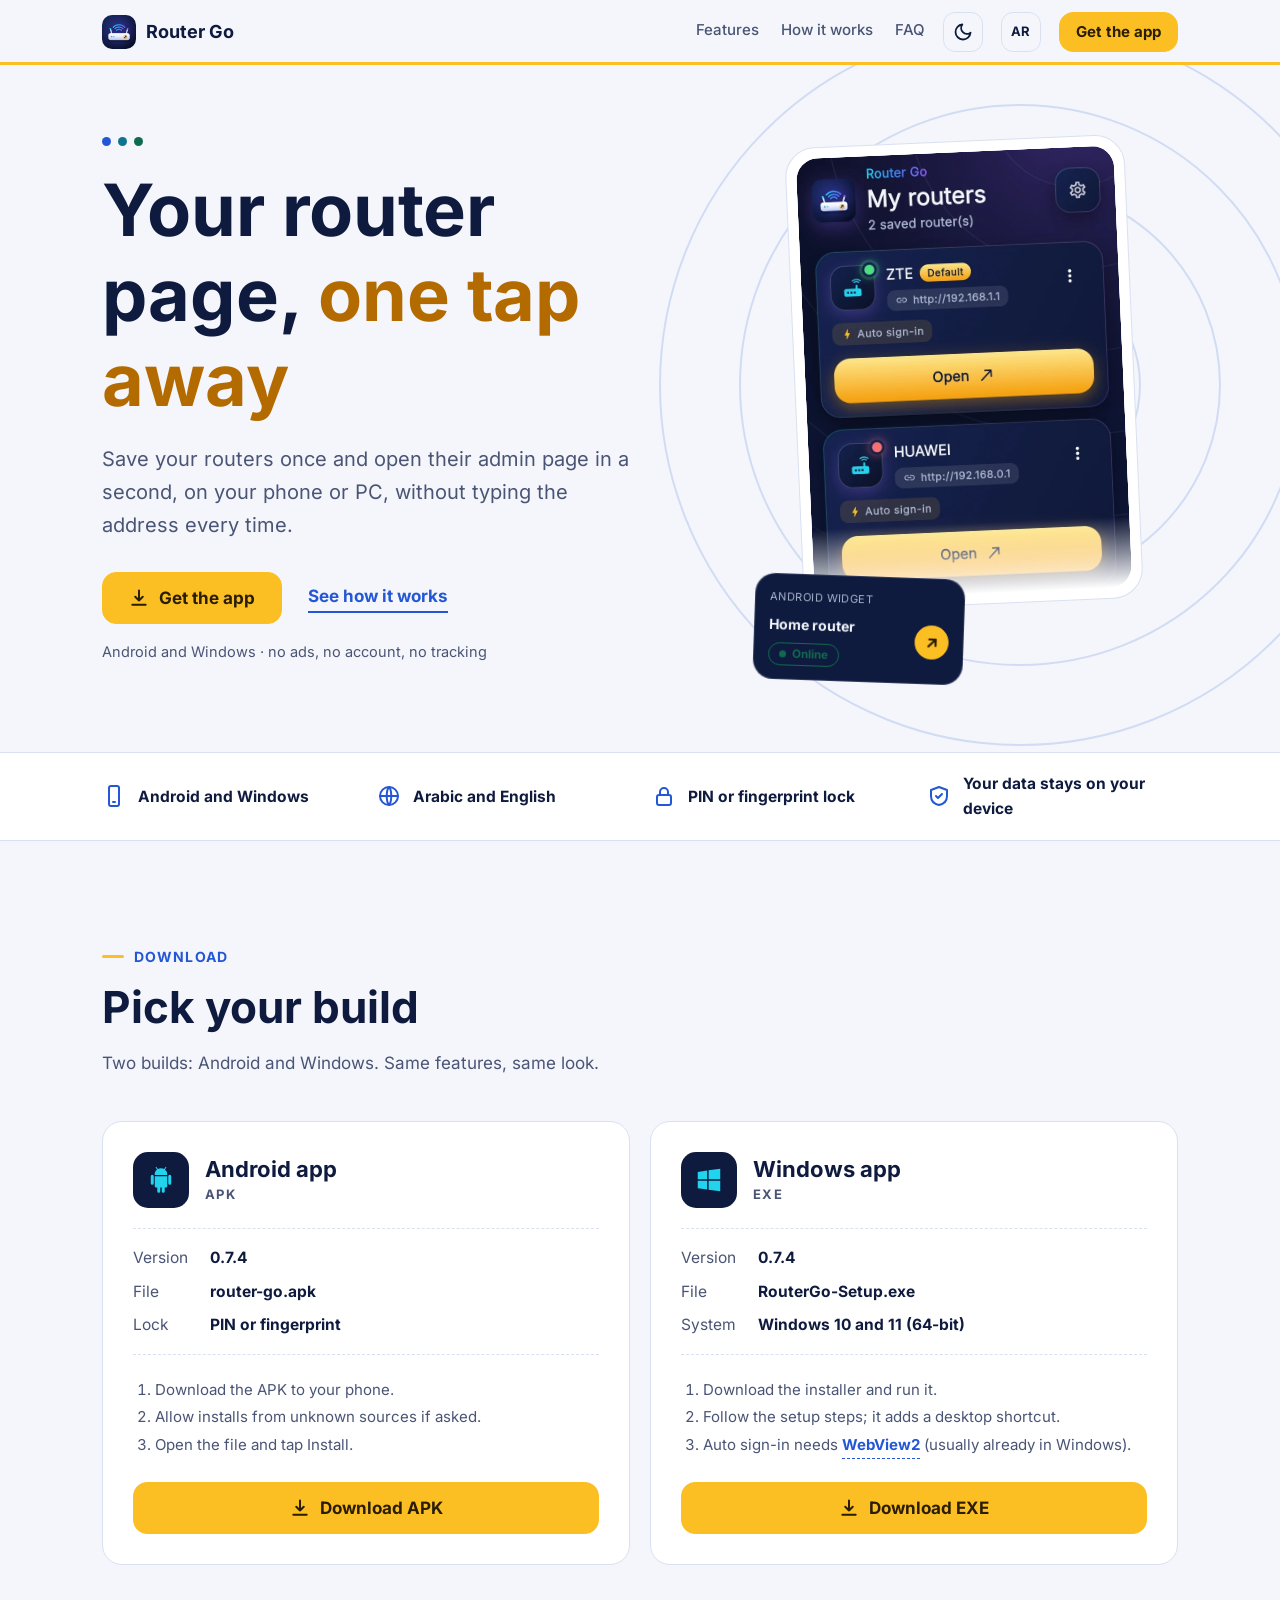
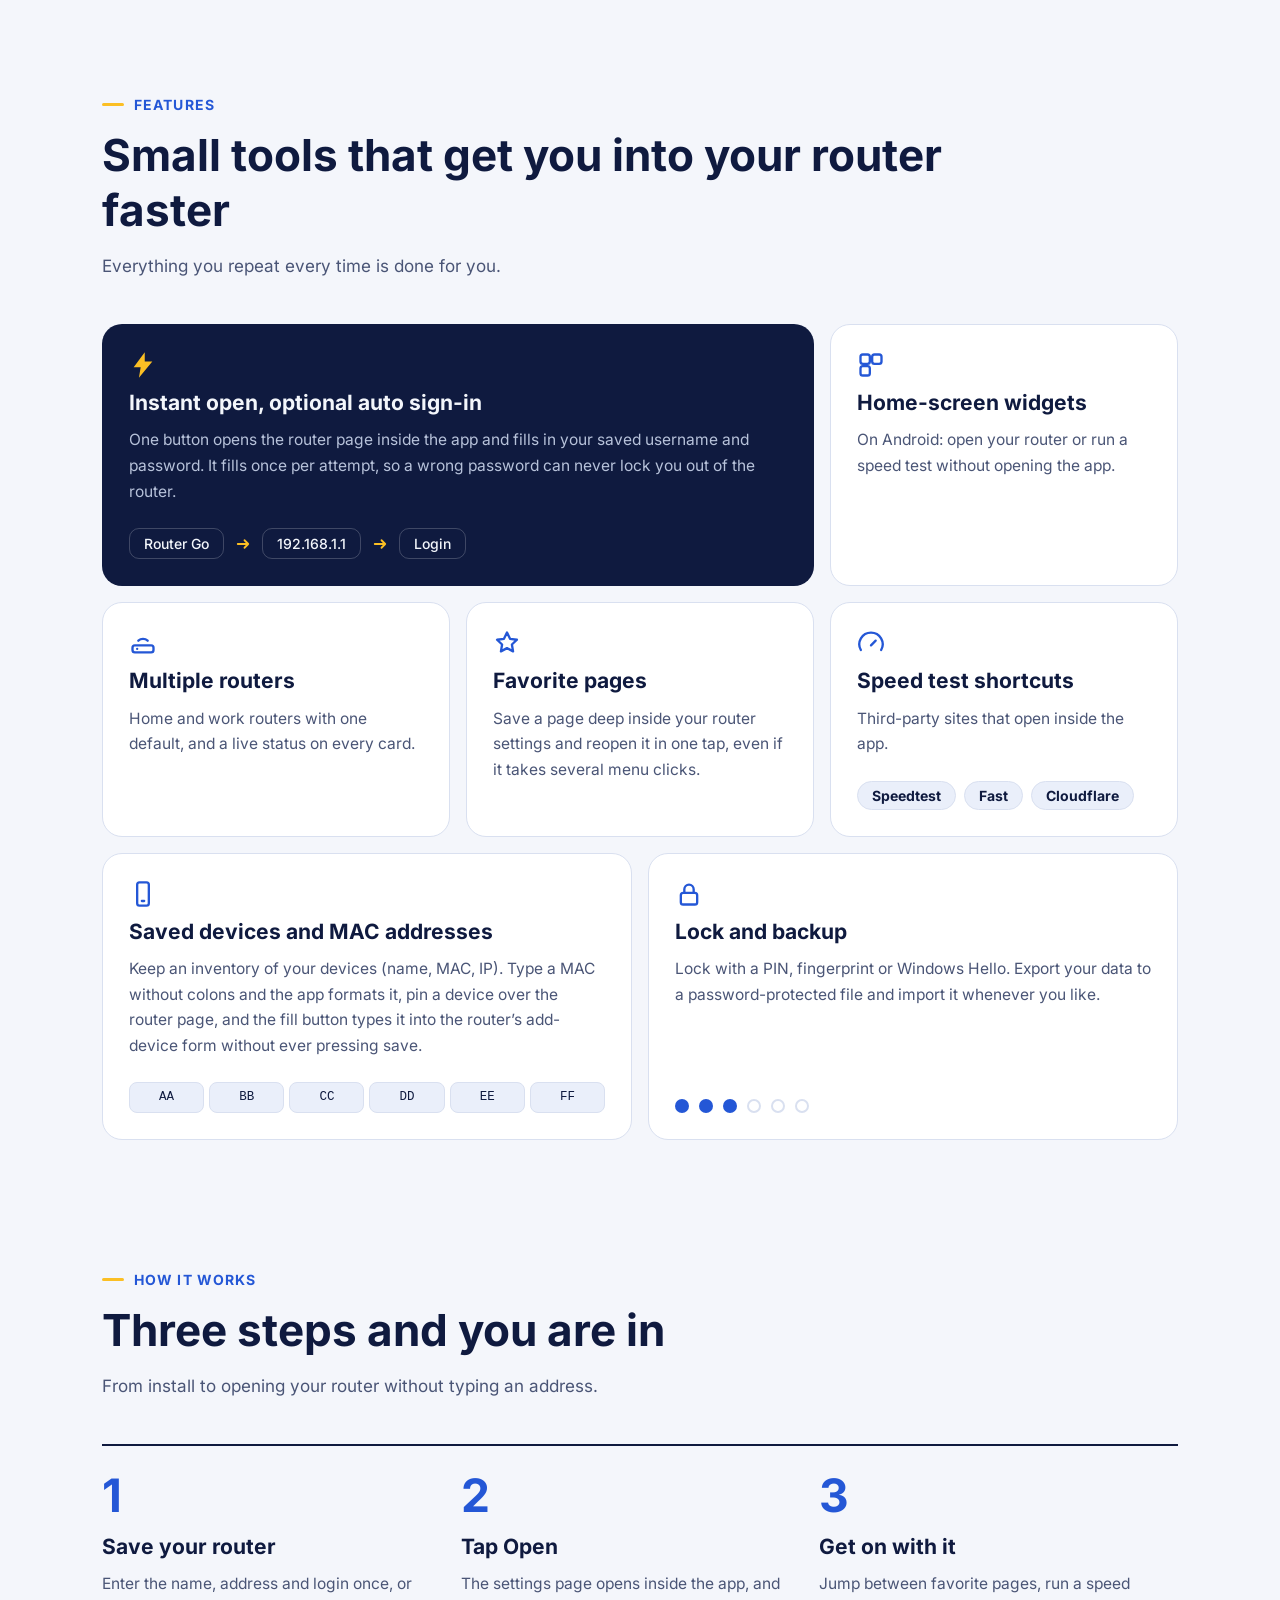
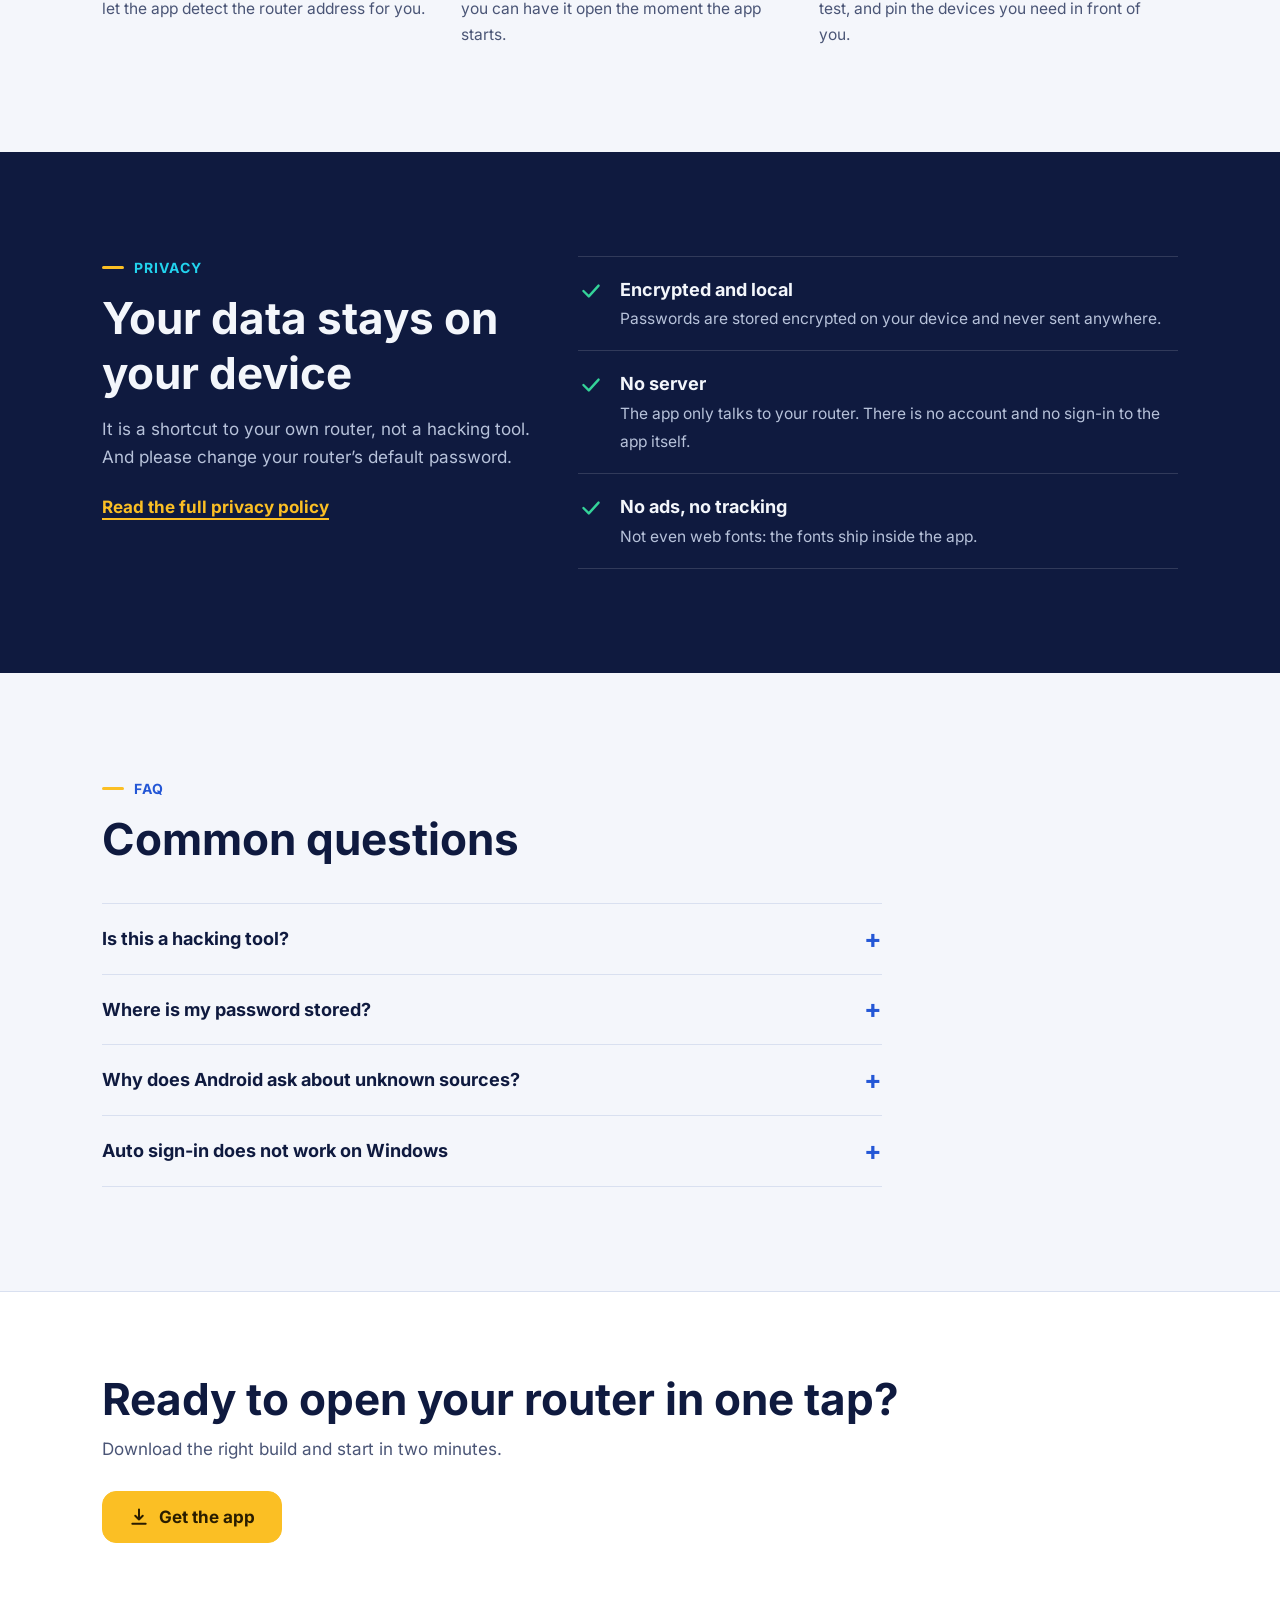
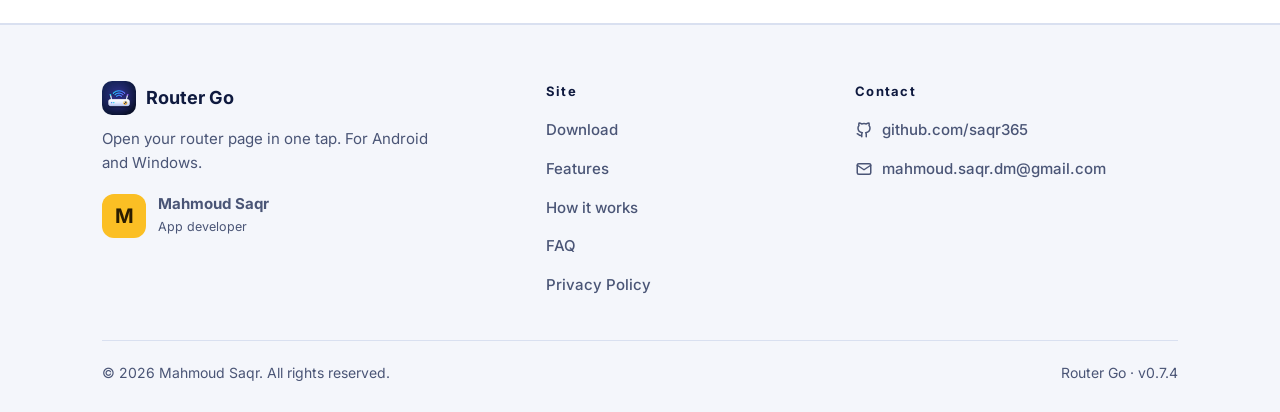
<file: index.html>
<!DOCTYPE html>
<html lang="ar" dir="rtl">
<head>
<meta charset="utf-8">
<meta name="viewport" content="width=device-width, initial-scale=1, viewport-fit=cover">
<title>Router Go</title>
<meta name="description" content="افتح صفحة إعدادات الراوتر بضغطة واحدة. تطبيق لأندرويد وويندوز من تطوير محمود صقر.">
<meta name="theme-color" content="#0A1026">
<link rel="canonical" href="https://saqr365.github.io/router-go/">
<link rel="manifest" href="manifest.webmanifest">
<link rel="apple-touch-icon" href="assets/icons/apple-touch-icon.png">
<meta name="mobile-web-app-capable" content="yes">
<meta name="apple-mobile-web-app-title" content="Router Go">
<meta name="apple-mobile-web-app-status-bar-style" content="black-translucent">
<link rel="icon" href="assets/img/favicon-light.png" media="(prefers-color-scheme: light)">
<link rel="icon" href="assets/img/favicon-dark.png" media="(prefers-color-scheme: dark)">
<link rel="icon" href="assets/img/favicon.png">
<link rel="preload" href="assets/fonts/cairo-400.woff2" as="font" type="font/woff2" crossorigin>
<link rel="preload" href="assets/fonts/cairo-700.woff2" as="font" type="font/woff2" crossorigin>
<meta property="og:type" content="website">
<meta property="og:url" content="https://saqr365.github.io/router-go/">
<meta property="og:site_name" content="Router Go">
<meta property="og:title" content="Router Go — صفحة الراوتر بضغطة واحدة">
<meta property="og:description" content="افتح صفحة إعدادات الراوتر بضغطة واحدة. تطبيق لأندرويد وويندوز من تطوير محمود صقر.">
<meta property="og:image" content="https://saqr365.github.io/router-go/assets/img/og-image.png">
<meta property="og:image:width" content="1200">
<meta property="og:image:height" content="630">
<meta property="og:image:alt" content="Router Go">
<meta property="og:locale" content="ar_EG">
<meta property="og:locale:alternate" content="en_US">
<meta name="twitter:card" content="summary_large_image">
<meta name="twitter:title" content="Router Go — صفحة الراوتر بضغطة واحدة">
<meta name="twitter:description" content="افتح صفحة إعدادات الراوتر بضغطة واحدة. تطبيق لأندرويد وويندوز من تطوير محمود صقر.">
<meta name="twitter:image" content="https://saqr365.github.io/router-go/assets/img/og-image.png">
<script src="js/theme-init.js"></script>
<link rel="stylesheet" href="css/fonts.css">
<link rel="stylesheet" href="css/tokens.css">
<link rel="stylesheet" href="css/style.css">
</head>
<body>
<header>
  <div class="wrap bar">
    <a class="brand" href="#top"><img src="assets/img/icon-512.png" alt="" width="34" height="34"><span>Router Go</span></a>
    <nav>
      <a href="#features" data-ar="المميزات" data-en="Features">المميزات</a>
      <a href="#how" data-ar="إزاي يشتغل" data-en="How it works">إزاي يشتغل</a>
      <a href="#faq" data-ar="أسئلة" data-en="FAQ">أسئلة</a>
    </nav>
    <button class="chip t ic" id="themeBtn" type="button" data-mode="light" aria-label="الوضع الداكن" data-tip="الوضع الداكن"><svg class="sun" viewBox="0 0 24 24" fill="none" stroke="currentColor" stroke-width="2.2" stroke-linecap="round" stroke-linejoin="round" aria-hidden="true"><circle cx="12" cy="12" r="4"/><path d="M12 2v2M12 20v2M4.9 4.9l1.4 1.4M17.7 17.7l1.4 1.4M2 12h2M20 12h2M4.9 19.1l1.4-1.4M17.7 6.3l1.4-1.4"/></svg><svg class="moon" viewBox="0 0 24 24" fill="none" stroke="currentColor" stroke-width="2.2" stroke-linecap="round" stroke-linejoin="round" aria-hidden="true"><path d="M21 12.8A9 9 0 1 1 11.2 3a7 7 0 0 0 9.8 9.8Z"/></svg></button>
    <button class="chip lg" id="langBtn" type="button" lang="en" aria-label="Switch to English" data-tip="English">EN</button>
    <button class="chip ic" id="installBtn" type="button" data-install hidden aria-label="ثبّت كتطبيق" data-tip="ثبّت كتطبيق"><svg viewBox="0 0 24 24" fill="none" stroke="currentColor" stroke-width="2.2" stroke-linecap="round" stroke-linejoin="round" aria-hidden="true"><rect x="3" y="3" width="18" height="18" rx="4"/><path d="M12 8v8M8 12h8"/></svg></button>
    <a class="btn amber sm" href="#downloads" data-ar="حمّل التطبيق" data-en="Get the app">حمّل التطبيق</a>
  </div>
</header>

<main id="top">
  <section class="hero">
    <svg class="arcs" viewBox="0 0 760 760" fill="none" stroke="currentColor" stroke-width="2" aria-hidden="true"><circle cx="380" cy="380" r="120"/><circle cx="380" cy="380" r="200"/><circle cx="380" cy="380" r="280"/><circle cx="380" cy="380" r="360"/></svg>
    <div class="wrap hero-in">
      <div>
        <div class="leds" aria-hidden="true"><i></i><i></i><i></i></div>
        <h1 id="h1">صفحة الراوتر <em>بضغطة واحدة</em></h1>
        <p class="lead" data-ar="احفظ راوتراتك مرة واحدة وادخل على صفحة الإعدادات في ثانية، من الموبايل أو الكمبيوتر، من غير ما تكتب العنوان كل مرة." data-en="Save your routers once and open their admin page in a second, on your phone or PC, without typing the address every time.">احفظ راوتراتك مرة واحدة وادخل على صفحة الإعدادات في ثانية، من الموبايل أو الكمبيوتر، من غير ما تكتب العنوان كل مرة.</p>
        <div class="cta">
          <a class="btn amber big" href="#downloads">
            <svg viewBox="0 0 24 24" fill="none" stroke="currentColor" stroke-width="2.4" stroke-linecap="round" stroke-linejoin="round" aria-hidden="true"><path d="M12 3v12m0 0-4.500-4.500M12 15l4.500-4.500M4 20h16"/></svg>
            <span data-ar="حمّل التطبيق" data-en="Get the app">حمّل التطبيق</span>
          </a>
          <a class="link" href="#how" data-ar="شوف إزاي يشتغل" data-en="See how it works">شوف إزاي يشتغل</a>
        </div>
        <p class="micro" data-ar="أندرويد وويندوز · من غير إعلانات ولا حساب ولا تتبّع" data-en="Android and Windows · no ads, no account, no tracking">أندرويد وويندوز · من غير إعلانات ولا حساب ولا تتبّع</p>
      </div>

      <div class="stage">
        <div class="phone"><img src="assets/img/app-screenshot.webp" width="720" height="1000" fetchpriority="high" alt="شاشة Router Go الرئيسية: راوترين محفوظين وزر فتح لكل واحد" data-alt-ar="شاشة Router Go الرئيسية: راوترين محفوظين وزر فتح لكل واحد" data-alt-en="Router Go home screen: two saved routers, each with an Open button"></div>
        <div class="widget" aria-hidden="true">
          <small data-ar="ويدجت أندرويد" data-en="ANDROID WIDGET">ويدجت أندرويد</small>
          <div class="row"><div><b data-ar="راوتر البيت" data-en="Home router">راوتر البيت</b><span class="pill on" data-ar="متصل" data-en="Online">متصل</span></div><span class="go"><svg viewBox="0 0 24 24" fill="none" stroke="currentColor" stroke-width="3" stroke-linecap="round" stroke-linejoin="round"><path d="M7 17 17 7M8 7h9v9"/></svg></span></div>
        </div>
      </div>
    </div>
  </section>

  <div class="band">
    <div class="wrap">
      <ul>
        <li><svg viewBox="0 0 24 24" fill="none" stroke="currentColor" stroke-width="2" stroke-linecap="round" stroke-linejoin="round" aria-hidden="true"><rect x="7" y="2" width="10" height="20" rx="2"/><path d="M11 18h2"/></svg><span data-ar="أندرويد وويندوز" data-en="Android and Windows">أندرويد وويندوز</span></li>
        <li><svg viewBox="0 0 24 24" fill="none" stroke="currentColor" stroke-width="2" stroke-linecap="round" stroke-linejoin="round" aria-hidden="true"><circle cx="12" cy="12" r="9"/><path d="M3 12h18M12 3c3 3 3 15 0 18M12 3c-3 3-3 15 0 18"/></svg><span data-ar="عربي وإنجليزي" data-en="Arabic and English">عربي وإنجليزي</span></li>
        <li><svg viewBox="0 0 24 24" fill="none" stroke="currentColor" stroke-width="2" stroke-linecap="round" stroke-linejoin="round" aria-hidden="true"><rect x="5" y="11" width="14" height="10" rx="2"/><path d="M8 11V8a4 4 0 0 1 8 0v3"/></svg><span data-ar="قفل PIN أو بصمة" data-en="PIN or fingerprint lock">قفل PIN أو بصمة</span></li>
        <li><svg viewBox="0 0 24 24" fill="none" stroke="currentColor" stroke-width="2" stroke-linecap="round" stroke-linejoin="round" aria-hidden="true"><path d="M12 3 4 6v6c0 5 3.500 8 8 9 4.500-1 8-4 8-9V6z"/><path d="m9 12 2 2 4-4"/></svg><span data-ar="بياناتك على جهازك بس" data-en="Your data stays on your device">بياناتك على جهازك بس</span></li>
      </ul>
    </div>
  </div>

  <section class="s" id="downloads">
    <div class="wrap">
      <p class="eyebrow" data-ar="التحميل" data-en="DOWNLOAD">التحميل</p>
      <h2 data-ar="اختار نسختك" data-en="Pick your build">اختار نسختك</h2>
      <p class="sub" data-ar="نسختان: واحدة لأندرويد وواحدة لويندوز. نفس الإمكانيات ونفس الشكل." data-en="Two builds: Android and Windows. Same features, same look.">نسختان: واحدة لأندرويد وواحدة لويندوز. نفس الإمكانيات ونفس الشكل.</p>
      <div class="ports">
        <article class="port" data-os="android">
          <div class="port-h">
            <div class="plat"><svg viewBox="0 0 24 24" fill="currentColor" aria-hidden="true"><path d="M7 9h10v8a1 1 0 0 1-1 1h-1v3a1.200 1.200 0 0 1-2.400 0v-3h-1.200v3a1.200 1.200 0 0 1-2.400 0v-3H8a1 1 0 0 1-1-1V9Zm-3.200 0a1.200 1.200 0 0 1 2.400 0v5.500a1.200 1.200 0 0 1-2.400 0V9Zm14 0a1.200 1.200 0 0 1 2.400 0v5.500a1.200 1.200 0 0 1-2.400 0V9ZM17 8H7a5 5 0 0 1 1.800-4.500L7.600 1.800l.6-.4 1.300 1.800c.7-.4 1.600-.6 2.500-.6s1.800.2 2.500.6l1.300-1.800.6.4-1.200 1.700A5 5 0 0 1 17 8Z"/></svg></div>
            <div><h3 data-ar="نسخة أندرويد" data-en="Android app">نسخة أندرويد</h3><p class="tag">APK</p></div>
          </div>
          <dl class="facts">
            <dt data-ar="الإصدار" data-en="Version">الإصدار</dt><dd>0.7.4</dd>
            <dt data-ar="الملف" data-en="File">الملف</dt><dd><span class="num">router-go.apk</span></dd>
            <dt data-ar="القفل" data-en="Lock">القفل</dt><dd data-ar="PIN أو البصمة" data-en="PIN or fingerprint">PIN أو البصمة</dd>
          </dl>
          <ol class="how">
            <li data-ar="نزّل ملف الـ APK على الموبايل." data-en="Download the APK to your phone.">نزّل ملف الـ APK على الموبايل.</li>
            <li data-ar="اسمح بالتثبيت من مصادر غير معروفة لو طلب منك." data-en="Allow installs from unknown sources if asked.">اسمح بالتثبيت من مصادر غير معروفة لو طلب منك.</li>
            <li data-ar="افتح الملف واضغط تثبيت." data-en="Open the file and tap Install.">افتح الملف واضغط تثبيت.</li>
          </ol>
          <a class="btn amber" href="https://github.com/saqr365/router-go/releases/latest/download/router-go.apk" download>
            <svg viewBox="0 0 24 24" fill="none" stroke="currentColor" stroke-width="2.400" stroke-linecap="round" stroke-linejoin="round" aria-hidden="true"><path d="M12 3v12m0 0-4.500-4.500M12 15l4.500-4.500M4 20h16"/></svg>
            <span data-ar="تحميل APK" data-en="Download APK">تحميل APK</span>
          </a>
        </article>

        <article class="port" data-os="windows">
          <div class="port-h">
            <div class="plat"><svg viewBox="0 0 24 24" fill="currentColor" aria-hidden="true"><path d="M3 5.500 10.500 4.400v7H3v-5.900Zm8.700-1.300L21 3v8.400h-9.300V4.200ZM3 12.600h7.500v7L3 18.500v-5.900Zm8.700 0H21V21l-9.300-1.300v-7.100Z"/></svg></div>
            <div><h3 data-ar="نسخة ويندوز" data-en="Windows app">نسخة ويندوز</h3><p class="tag">EXE</p></div>
          </div>
          <dl class="facts">
            <dt data-ar="الإصدار" data-en="Version">الإصدار</dt><dd>0.7.4</dd>
            <dt data-ar="الملف" data-en="File">الملف</dt><dd><span class="num">RouterGo-Setup.exe</span></dd>
            <dt data-ar="النظام" data-en="System">النظام</dt><dd data-ar="ويندوز 10 و11 (64 بت)" data-en="Windows 10 and 11 (64-bit)">ويندوز 10 و11 (64 بت)</dd>
          </dl>
          <ol class="how">
            <li data-ar="نزّل ملف التثبيت وشغّله." data-en="Download the installer and run it.">نزّل ملف التثبيت وشغّله.</li>
            <li data-ar="كمّل خطوات المثبّت، وهيضيف اختصار على سطح المكتب." data-en="Follow the setup steps; it adds a desktop shortcut.">كمّل خطوات المثبّت، وهيضيف اختصار على سطح المكتب.</li>
            <li><span data-ar="تسجيل الدخول التلقائي يحتاج" data-en="Auto sign-in needs">تسجيل الدخول التلقائي يحتاج</span> <button type="button" class="wv-link" id="wvOpen" data-tip="رابط تنزيل WebView2 Runtime" aria-haspopup="dialog">WebView2</button> <span data-ar="(موجود غالبًا في ويندوز)." data-en="(usually already in Windows).">(موجود غالبًا في ويندوز).</span></li>
          </ol>
          <a class="btn amber" href="https://github.com/saqr365/router-go/releases/latest/download/RouterGo-Setup.exe" download>
            <svg viewBox="0 0 24 24" fill="none" stroke="currentColor" stroke-width="2.400" stroke-linecap="round" stroke-linejoin="round" aria-hidden="true"><path d="M12 3v12m0 0-4.500-4.500M12 15l4.500-4.500M4 20h16"/></svg>
            <span data-ar="تحميل EXE" data-en="Download EXE">تحميل EXE</span>
          </a>
        </article>
      </div>
    </div>
  </section>

  <section class="s s-tight" id="features">
    <div class="wrap">
      <p class="eyebrow" data-ar="المميزات" data-en="FEATURES">المميزات</p>
      <h2 data-ar="أدوات صغيرة تخلّي الدخول على الراوتر أسرع" data-en="Small tools that get you into your router faster">أدوات صغيرة تخلّي الدخول على الراوتر أسرع</h2>
      <p class="sub" data-ar="كل حاجة بتعملها كل مرة بتتعمل لك أوتوماتيك." data-en="Everything you repeat every time is done for you.">كل حاجة بتعملها كل مرة بتتعمل لك أوتوماتيك.</p>
      <div class="bento">
        <div class="tile t-a">
          <svg class="ico" viewBox="0 0 24 24" fill="currentColor" aria-hidden="true"><path d="M13.500 1 4 14h6l-1.500 9L20 9h-6.500z"/></svg>
          <h3 data-ar="فتح فوري ودخول تلقائي" data-en="Instant open, optional auto sign-in">فتح فوري ودخول تلقائي</h3>
          <p data-ar="زر واحد يفتح صفحة الراوتر جوه التطبيق ويملأ اسم المستخدم وكلمة المرور المحفوظين. بيملأ مرة واحدة بس في كل محاولة، فكلمة سر غلط عمرها ما تقفل الراوتر عليك." data-en="One button opens the router page inside the app and fills in your saved username and password. It fills once per attempt, so a wrong password can never lock you out of the router.">زر واحد يفتح صفحة الراوتر جوه التطبيق ويملأ اسم المستخدم وكلمة المرور المحفوظين. بيملأ مرة واحدة بس في كل محاولة، فكلمة سر غلط عمرها ما تقفل الراوتر عليك.</p>
          <div class="vis"><div class="flow" aria-hidden="true"><span>Router Go</span><svg viewBox="0 0 24 24" fill="none" stroke="currentColor" stroke-width="2.400" stroke-linecap="round" stroke-linejoin="round"><path d="M5 12h14m-5-5 5 5-5 5"/></svg><span class="num">192.168.1.1</span><svg viewBox="0 0 24 24" fill="none" stroke="currentColor" stroke-width="2.400" stroke-linecap="round" stroke-linejoin="round"><path d="M5 12h14m-5-5 5 5-5 5"/></svg><span>Login</span></div></div>
        </div>
        <div class="tile t-b">
          <svg class="ico" viewBox="0 0 24 24" fill="none" stroke="currentColor" stroke-width="2" stroke-linecap="round" stroke-linejoin="round" aria-hidden="true"><rect x="3" y="3" width="8" height="8" rx="2"/><rect x="13" y="3" width="8" height="8" rx="2"/><rect x="3" y="13" width="8" height="8" rx="2"/></svg>
          <h3 data-ar="ويدجت على الشاشة الرئيسية" data-en="Home-screen widgets">ويدجت على الشاشة الرئيسية</h3>
          <p data-ar="على أندرويد: افتح الراوتر أو اختبر السرعة من غير ما تفتح التطبيق." data-en="On Android: open your router or run a speed test without opening the app.">على أندرويد: افتح الراوتر أو اختبر السرعة من غير ما تفتح التطبيق.</p>
        </div>
        <div class="tile t-c">
          <svg class="ico" viewBox="0 0 24 24" fill="none" stroke="currentColor" stroke-width="2" stroke-linecap="round" stroke-linejoin="round" aria-hidden="true"><rect x="3" y="14" width="18" height="6" rx="2"/><path d="M7 17h.01M8 10a6 6 0 0 1 8 0"/></svg>
          <h3 data-ar="أكتر من راوتر" data-en="Multiple routers">أكتر من راوتر</h3>
          <p data-ar="راوتر البيت والشغل، مع واحد افتراضي، وحالة الاتصال تظهر على كل كارت." data-en="Home and work routers with one default, and a live status on every card.">راوتر البيت والشغل، مع واحد افتراضي، وحالة الاتصال تظهر على كل كارت.</p>
        </div>
        <div class="tile t-d">
          <svg class="ico" viewBox="0 0 24 24" fill="none" stroke="currentColor" stroke-width="2" stroke-linecap="round" stroke-linejoin="round" aria-hidden="true"><path d="m12 3 2.600 5.400 5.900.8-4.300 4.100 1 5.900L12 16.400 6.800 19.200l1-5.900L3.500 9.200l5.900-.8z"/></svg>
          <h3 data-ar="صفحاتي المفضلة" data-en="Favorite pages">صفحاتي المفضلة</h3>
          <p data-ar="احفظ صفحة جوه إعدادات الراوتر وافتحها بعدين بضغطة، حتى لو بتحتاج تدوس على قوائم." data-en="Save a page deep inside your router settings and reopen it in one tap, even if it takes several menu clicks.">احفظ صفحة جوه إعدادات الراوتر وافتحها بعدين بضغطة، حتى لو بتحتاج تدوس على قوائم.</p>
        </div>
        <div class="tile t-e">
          <svg class="ico" viewBox="0 0 24 24" fill="none" stroke="currentColor" stroke-width="2" stroke-linecap="round" stroke-linejoin="round" aria-hidden="true"><path d="M12 14l4-4"/><path d="M3.300 18a10 10 0 1 1 17.400 0"/></svg>
          <h3 data-ar="اختصارات اختبار السرعة" data-en="Speed test shortcuts">اختصارات اختبار السرعة</h3>
          <p data-ar="مواقع طرف ثالث بتفتح جوه التطبيق." data-en="Third-party sites that open inside the app.">مواقع طرف ثالث بتفتح جوه التطبيق.</p>
          <div class="vis"><div class="speed" aria-hidden="true"><span>Speedtest</span><span>Fast</span><span>Cloudflare</span></div></div>
        </div>
        <div class="tile t-f">
          <svg class="ico" viewBox="0 0 24 24" fill="none" stroke="currentColor" stroke-width="2" stroke-linecap="round" stroke-linejoin="round" aria-hidden="true"><rect x="7" y="2" width="10" height="20" rx="2"/><path d="M11 18h2"/></svg>
          <h3 data-ar="الأجهزة المحفوظة وعناوين MAC" data-en="Saved devices and MAC addresses">الأجهزة المحفوظة وعناوين MAC</h3>
          <p data-ar="سجّل أجهزتك (الاسم، MAC، IP). اكتب الـ MAC من غير نقطتين والتطبيق يرتبه، وثبّت جهاز فوق صفحة الراوتر، وزر التعبئة يكتبه في نموذج إضافة جهاز من غير ما يدوس حفظ." data-en="Keep an inventory of your devices (name, MAC, IP). Type a MAC without colons and the app formats it, pin a device over the router page, and the fill button types it into the router’s add-device form without ever pressing save.">سجّل أجهزتك (الاسم، MAC، IP). اكتب الـ MAC من غير نقطتين والتطبيق يرتبه، وثبّت جهاز فوق صفحة الراوتر، وزر التعبئة يكتبه في نموذج إضافة جهاز من غير ما يدوس حفظ.</p>
          <div class="vis"><div class="macs" aria-hidden="true"><span>AA</span><span>BB</span><span>CC</span><span>DD</span><span>EE</span><span>FF</span></div></div>
        </div>
        <div class="tile t-g">
          <svg class="ico" viewBox="0 0 24 24" fill="none" stroke="currentColor" stroke-width="2" stroke-linecap="round" stroke-linejoin="round" aria-hidden="true"><rect x="5" y="11" width="14" height="10" rx="2"/><path d="M8 11V8a4 4 0 0 1 8 0v3"/></svg>
          <h3 data-ar="قفل ونسخ احتياطي" data-en="Lock and backup">قفل ونسخ احتياطي</h3>
          <p data-ar="قفل بـ PIN أو بصمة أو Windows Hello. وصدّر بياناتك لملف محمي بكلمة مرور وارجع استوردها وقت ما تحب." data-en="Lock with a PIN, fingerprint or Windows Hello. Export your data to a password-protected file and import it whenever you like.">قفل بـ PIN أو بصمة أو Windows Hello. وصدّر بياناتك لملف محمي بكلمة مرور وارجع استوردها وقت ما تحب.</p>
          <div class="vis"><div class="pins" aria-hidden="true"><i></i><i></i><i></i><i></i><i></i><i></i></div></div>
        </div>
      </div>
    </div>
  </section>

  <section class="s s-tight" id="how">
    <div class="wrap">
      <p class="eyebrow" data-ar="إزاي يشتغل" data-en="HOW IT WORKS">إزاي يشتغل</p>
      <h2 data-ar="ثلاث خطوات وخلصت" data-en="Three steps and you are in">ثلاث خطوات وخلصت</h2>
      <p class="sub" data-ar="من أول تثبيت لحد ما تفتح الراوتر بدون ما تكتب أي عنوان." data-en="From install to opening your router without typing an address.">من أول تثبيت لحد ما تفتح الراوتر بدون ما تكتب أي عنوان.</p>
      <ol class="steps">
        <li><b class="n num">1</b><h3 data-ar="احفظ راوترك" data-en="Save your router">احفظ راوترك</h3><p data-ar="اكتب الاسم والعنوان واليوزر والباسورد مرة واحدة، أو خلّي التطبيق يكتشف عنوان الراوتر لوحده." data-en="Enter the name, address and login once, or let the app detect the router address for you.">اكتب الاسم والعنوان واليوزر والباسورد مرة واحدة، أو خلّي التطبيق يكتشف عنوان الراوتر لوحده.</p></li>
        <li><b class="n num">2</b><h3 data-ar="اضغط فتح" data-en="Tap Open">اضغط فتح</h3><p data-ar="صفحة الإعدادات تفتح جوه التطبيق، وتقدر تخلّيها تفتح أول ما التطبيق يشتغل." data-en="The settings page opens inside the app, and you can have it open the moment the app starts.">صفحة الإعدادات تفتح جوه التطبيق، وتقدر تخلّيها تفتح أول ما التطبيق يشتغل.</p></li>
        <li><b class="n num">3</b><h3 data-ar="اشتغل بسرعة" data-en="Get on with it">اشتغل بسرعة</h3><p data-ar="اتنقل بين صفحاتك المفضلة، واعمل اختبار سرعة، وثبّت الأجهزة اللي بتحتاجها قدامك." data-en="Jump between favorite pages, run a speed test, and pin the devices you need in front of you.">اتنقل بين صفحاتك المفضلة، واعمل اختبار سرعة، وثبّت الأجهزة اللي بتحتاجها قدامك.</p></li>
      </ol>
    </div>
  </section>

  <section class="s priv" id="privacy">
    <div class="wrap priv-g">
      <div>
        <p class="eyebrow" data-ar="الخصوصية" data-en="PRIVACY">الخصوصية</p>
        <h2 data-ar="بياناتك على جهازك بس" data-en="Your data stays on your device">بياناتك على جهازك بس</h2>
        <p class="sub" data-ar="التطبيق اختصار لراوترك أنت، مش أداة اختراق. وبرضه: غيّر كلمة مرور الراوتر الافتراضية." data-en="It is a shortcut to your own router, not a hacking tool. And please change your router’s default password.">التطبيق اختصار لراوترك أنت، مش أداة اختراق. وبرضه: غيّر كلمة مرور الراوتر الافتراضية.</p>
        <a class="link js-pp" href="privacy.html" data-ar="اقرأ سياسة الخصوصية كاملة" data-en="Read the full privacy policy">اقرأ سياسة الخصوصية كاملة</a>
      </div>
      <ul>
        <li><svg viewBox="0 0 24 24" fill="none" stroke="currentColor" stroke-width="2.200" stroke-linecap="round" stroke-linejoin="round" aria-hidden="true"><path d="m5 12 5 5 9-10"/></svg><div><b data-ar="مشفّرة ومحلية" data-en="Encrypted and local">مشفّرة ومحلية</b><span data-ar="كلمات المرور محفوظة مشفّرة على جهازك ومابتتبعتش لأي مكان." data-en="Passwords are stored encrypted on your device and never sent anywhere.">كلمات المرور محفوظة مشفّرة على جهازك ومابتتبعتش لأي مكان.</span></div></li>
        <li><svg viewBox="0 0 24 24" fill="none" stroke="currentColor" stroke-width="2.200" stroke-linecap="round" stroke-linejoin="round" aria-hidden="true"><path d="m5 12 5 5 9-10"/></svg><div><b data-ar="مفيش سيرفر" data-en="No server">مفيش سيرفر</b><span data-ar="التطبيق بيتكلم مع راوترك بس، ومفيش حساب ولا تسجيل دخول للتطبيق نفسه." data-en="The app only talks to your router. There is no account and no sign-in to the app itself.">التطبيق بيتكلم مع راوترك بس، ومفيش حساب ولا تسجيل دخول للتطبيق نفسه.</span></div></li>
        <li><svg viewBox="0 0 24 24" fill="none" stroke="currentColor" stroke-width="2.200" stroke-linecap="round" stroke-linejoin="round" aria-hidden="true"><path d="m5 12 5 5 9-10"/></svg><div><b data-ar="مفيش إعلانات ولا تتبّع" data-en="No ads, no tracking">مفيش إعلانات ولا تتبّع</b><span data-ar="ولا حتى خطوط من الإنترنت: الخطوط جوه التطبيق." data-en="Not even web fonts: the fonts ship inside the app.">ولا حتى خطوط من الإنترنت: الخطوط جوه التطبيق.</span></div></li>
      </ul>
    </div>
  </section>

  <section class="s" id="faq">
    <div class="wrap">
      <p class="eyebrow" data-ar="أسئلة" data-en="FAQ">أسئلة</p>
      <h2 data-ar="أسئلة بتتسأل كتير" data-en="Common questions">أسئلة بتتسأل كتير</h2>
      <div class="faq">
        <details><summary data-ar="التطبيق ده أداة اختراق؟" data-en="Is this a hacking tool?">التطبيق ده أداة اختراق؟</summary><p data-ar="لأ. هو اختصار بيفتح صفحة الراوتر بتاعك وبيدخل بالبيانات اللي إنت حفظتها، ومابيعملش أي فحص للشبكة." data-en="No. It is a shortcut that opens your own router’s page and signs in with the login you saved. It does not scan the network.">لأ. هو اختصار بيفتح صفحة الراوتر بتاعك وبيدخل بالبيانات اللي إنت حفظتها، ومابيعملش أي فحص للشبكة.</p></details>
        <details><summary data-ar="الباسورد بيتخزن فين؟" data-en="Where is my password stored?">الباسورد بيتخزن فين؟</summary><p data-ar="على جهازك بس، مشفّر. مابيتبعتش لأي سيرفر. لو صدّرت ملف نسخة احتياطية، احميه بكلمة مرور واحفظه في مكان آمن." data-en="Only on your device, encrypted. It is never sent to a server. If you export a backup file, protect it with a password and keep it somewhere safe.">على جهازك بس، مشفّر. مابيتبعتش لأي سيرفر. لو صدّرت ملف نسخة احتياطية، احميه بكلمة مرور واحفظه في مكان آمن.</p></details>
        <details><summary data-ar="ليه الأندرويد بيطلب السماح بمصادر غير معروفة؟" data-en="Why does Android ask about unknown sources?">ليه الأندرويد بيطلب السماح بمصادر غير معروفة؟</summary><p data-ar="لأن الملف بيتنزل من الموقع مباشرة مش من متجر. اسمح بالتثبيت للمتصفح اللي نزّلت منه، وبعد التثبيت تقدر ترجّع الإعداد زي ما كان." data-en="Because the file comes straight from this website, not from a store. Allow installs for the browser you downloaded it with, and switch the setting back after installing.">لأن الملف بيتنزل من الموقع مباشرة مش من متجر. اسمح بالتثبيت للمتصفح اللي نزّلت منه، وبعد التثبيت تقدر ترجّع الإعداد زي ما كان.</p></details>
        <details><summary data-ar="الدخول التلقائي مش شغال على ويندوز" data-en="Auto sign-in does not work on Windows">الدخول التلقائي مش شغال على ويندوز</summary><p data-ar="الدخول التلقائي بيحتاج WebView2 Runtime، وغالبًا موجود في ويندوز 10 و11. لو مش موجود التطبيق بيعرض عليك تفتح الراوتر في المتصفح." data-en="Auto sign-in needs the WebView2 Runtime, which is usually already in Windows 10 and 11. If it is missing, the app offers to open the router in your browser instead.">الدخول التلقائي بيحتاج WebView2 Runtime، وغالبًا موجود في ويندوز 10 و11. لو مش موجود التطبيق بيعرض عليك تفتح الراوتر في المتصفح.</p></details>
      </div>
    </div>
  </section>

  <section class="s final" id="developer">
    <div class="wrap">
      <h2 data-ar="جاهز تفتح راوترك بضغطة؟" data-en="Ready to open your router in one tap?">جاهز تفتح راوترك بضغطة؟</h2>
      <p class="sub" data-ar="نزّل النسخة المناسبة وابدأ في دقيقتين." data-en="Download the right build and start in two minutes.">نزّل النسخة المناسبة وابدأ في دقيقتين.</p>
      <a class="btn amber big" href="#downloads"><svg viewBox="0 0 24 24" fill="none" stroke="currentColor" stroke-width="2.400" stroke-linecap="round" stroke-linejoin="round" aria-hidden="true"><path d="M12 3v12m0 0-4.500-4.500M12 15l4.500-4.500M4 20h16"/></svg><span data-ar="حمّل التطبيق" data-en="Get the app">حمّل التطبيق</span></a>
    </div>
  </section>
</main>

<footer>
  <div class="wrap">
    <div class="f-grid">
      <div class="f-brand">
        <a class="brand" href="#top"><img src="assets/img/icon-512.png" alt="" width="34" height="34"><span>Router Go</span></a>
        <p data-ar="افتح صفحة الراوتر بضغطة واحدة. لأندرويد وويندوز." data-en="Open your router page in one tap. For Android and Windows.">افتح صفحة الراوتر بضغطة واحدة. لأندرويد وويندوز.</p>
        <div class="dev"><div class="avatar" id="av">م</div><div><b id="devName">محمود صقر</b><small data-ar="مطوّر التطبيق" data-en="App developer">مطوّر التطبيق</small></div></div>
      </div>
      <div class="f-col">
        <h3 data-ar="الموقع" data-en="Site">الموقع</h3>
        <a href="#downloads" data-ar="التحميل" data-en="Download">التحميل</a>
        <a href="#features" data-ar="المميزات" data-en="Features">المميزات</a>
        <a href="#how" data-ar="إزاي يشتغل" data-en="How it works">إزاي يشتغل</a>
        <a href="#faq" data-ar="أسئلة" data-en="FAQ">أسئلة</a>
        <a class="js-pp" href="privacy.html" data-ar="سياسة الخصوصية" data-en="Privacy Policy">سياسة الخصوصية</a>
        <a href="#" role="button" data-install hidden><span data-ar="ثبّت الموقع كتطبيق" data-en="Install as an app">ثبّت الموقع كتطبيق</span></a>
      </div>
      <div class="f-col">
        <h3 data-ar="تواصل" data-en="Contact">تواصل</h3>
        <a href="https://github.com/saqr365" target="_blank" rel="noopener"><svg viewBox="0 0 24 24" fill="none" stroke="currentColor" stroke-width="2" stroke-linecap="round" stroke-linejoin="round" aria-hidden="true"><path d="M9 19c-4 1.300-4-2-6-2m12 4v-3.200a2.800 2.800 0 0 0-.8-2.200c2.800-.3 5.800-1.400 5.800-6.200a4.800 4.800 0 0 0-1.300-3.400 4.500 4.500 0 0 0-.1-3.400s-1-.3-3.500 1.300a12 12 0 0 0-6.200 0C6.400 2.300 5.400 2.600 5.400 2.600a4.500 4.500 0 0 0-.1 3.400A4.800 4.800 0 0 0 4 9.400c0 4.800 3 5.900 5.800 6.200a2.800 2.800 0 0 0-.8 2.200V21"/></svg><span class="num">github.com/saqr365</span></a>
        <a href="mailto:mahmoud.saqr.dm@gmail.com"><svg viewBox="0 0 24 24" fill="none" stroke="currentColor" stroke-width="2" stroke-linecap="round" stroke-linejoin="round" aria-hidden="true"><rect x="3" y="5" width="18" height="14" rx="2"/><path d="m3 7 9 6 9-6"/></svg><span class="num">mahmoud.saqr.dm@gmail.com</span></a>
      </div>
    </div>
    <div class="f-bottom">
      <span id="copy">© 2026 محمود صقر. جميع الحقوق محفوظة.</span>
      <span>Router Go · v0.7.4</span>
    </div>
  </div>
</footer>

<div class="sticky-cta" id="stickyCta"><a class="btn amber" href="#downloads"><svg viewBox="0 0 24 24" fill="none" stroke="currentColor" stroke-width="2.4" stroke-linecap="round" stroke-linejoin="round" aria-hidden="true"><path d="M12 3v12m0 0-4.500-4.500M12 15l4.500-4.500M4 20h16"/></svg><span data-ar="حمّل التطبيق" data-en="Get the app">حمّل التطبيق</span></a></div>

<button class="totop tip-up" id="toTop" type="button"><svg viewBox="0 0 24 24" fill="none" stroke="currentColor" stroke-width="2.6" stroke-linecap="round" stroke-linejoin="round" aria-hidden="true"><path d="M12 19V5M5 12l7-7 7 7"/></svg><span class="vh" data-ar="الرجوع لأعلى الصفحة" data-en="Back to top">الرجوع لأعلى الصفحة</span></button>

<dialog class="pp-d wv-d" id="installDialog" aria-labelledby="installTitle">
  <div class="pp-h">
    <b id="installTitle" data-ar="ثبّت Router Go كتطبيق" data-en="Install Router Go as an app">ثبّت Router Go كتطبيق</b>
    <button class="pp-x tip-end" id="installClose" type="button" aria-label="إغلاق">&times;</button>
  </div>
  <div class="wv-b">
    <p data-ar="في سفاري: اضغط زر المشاركة ثم «إضافة إلى الشاشة الرئيسية»." data-en="In Safari, tap the Share button, then “Add to Home Screen”.">في سفاري: اضغط زر المشاركة ثم «إضافة إلى الشاشة الرئيسية».</p>
  </div>
</dialog>

<dialog class="pp-d wv-d" id="wvDialog" aria-labelledby="wvTitle">
  <div class="pp-h">
    <b id="wvTitle" data-ar="تنزيل WebView2 Runtime" data-en="Download WebView2 Runtime">تنزيل WebView2 Runtime</b>
    <button class="pp-x tip-end" id="wvClose" type="button" aria-label="Close">&times;</button>
  </div>
  <div class="wv-b">
    <p data-ar="أداة من مايكروسوفت بيحتاجها التطبيق عشان الدخول التلقائي للراوتر. ده المثبّت الكامل (Evergreen Standalone) وبيشتغل من غير إنترنت، ونسخة x64 هي المناسبة للتطبيق:" data-en="A Microsoft component the app needs for automatic router sign-in. This is the full installer (Evergreen Standalone) and works offline. The x64 version is the one the app uses:">أداة من مايكروسوفت بيحتاجها التطبيق عشان الدخول التلقائي للراوتر. ده المثبّت الكامل (Evergreen Standalone) وبيشتغل من غير إنترنت، ونسخة x64 هي المناسبة للتطبيق:</p>
    <ul class="wv-list">
      <li><a class="btn amber" href="https://msedge.sf.dl.delivery.mp.microsoft.com/filestreamingservice/files/0126536e-e048-416f-923b-202f7f6fa64b/MicrosoftEdgeWebView2RuntimeInstallerX64.exe" rel="noopener"><span class="num">WebView2 Runtime (x64)</span><svg viewBox="0 0 24 24" fill="none" stroke="currentColor" stroke-width="2.400" stroke-linecap="round" stroke-linejoin="round" aria-hidden="true"><path d="M12 3v13M6 11l6 6 6-6M5 21h14"/></svg></a></li>
    </ul>
    <p class="wv-note" data-ar="الملف بيتنزّل من سيرفرات مايكروسوفت مباشرة." data-en="The file downloads directly from Microsoft's servers.">الملف بيتنزّل من سيرفرات مايكروسوفت مباشرة.</p>
  </div>
</dialog>

<dialog class="pp-d" id="ppDialog" aria-labelledby="ppTitle">
  <div class="pp-h">
    <b id="ppTitle" data-ar="سياسة الخصوصية" data-en="Privacy Policy">سياسة الخصوصية</b>
    <a href="privacy.html" target="_blank" rel="noopener" data-ar="فتح في صفحة" data-en="Open as a page">فتح في صفحة</a>
    <button class="pp-x tip-end" id="ppClose" type="button" aria-label="Close">&times;</button>
  </div>
  <div class="pp-b" id="pp-ar" lang="ar" dir="rtl"><div class="pp-meta"><span class="pp-date">آخر تحديث: 26 أكتوبر 2026</span><button class="pp-all" type="button" data-open="افتح الكل" data-close="اقفل الكل">افتح الكل</button></div>
<p>تطبيق Router Go (لأندرويد وويندوز) بيفتح صفحة إدارة الراوتر بتاعك بضغطة واحدة. التطبيق من تطوير محمود صقر، ومابيجمعش أي بيانات عنك ولا بيبعتها لأي سيرفر تابع لنا.</p>
<ul class="pp-sum"><li><svg viewBox="0 0 24 24" fill="none" stroke="currentColor" stroke-width="2.400" stroke-linecap="round" stroke-linejoin="round" aria-hidden="true"><path d="m5 12 5 5 9-10"/></svg><span>بياناتك بتتخزّن على جهازك بس، ومشفّرة.</span></li><li><svg viewBox="0 0 24 24" fill="none" stroke="currentColor" stroke-width="2.400" stroke-linecap="round" stroke-linejoin="round" aria-hidden="true"><path d="m5 12 5 5 9-10"/></svg><span>مفيش سيرفر تابع لنا، ومفيش إعلانات ولا تتبّع.</span></li><li><svg viewBox="0 0 24 24" fill="none" stroke="currentColor" stroke-width="2.400" stroke-linecap="round" stroke-linejoin="round" aria-hidden="true"><path d="m5 12 5 5 9-10"/></svg><span>ملف التصدير فيه بيانات الدخول كنص عادي، احفظه في مكان آمن.</span></li></ul>
<details class="pp-sec" open><summary>البيانات اللي بيحفظها التطبيق على جهازك</summary><div class="pp-sec-b"><ul>
<li>أسماء الراوترات وعناوينها (IP) والمنافذ، وقايمة الأجهزة والصفحات المفضّلة.</li>
<li>اسم المستخدم وكلمة المرور الخاصين بالراوتر، عشان الدخول التلقائي.</li>
<li>إعدادات التطبيق (المظهر واللغة) ونسخة مشفّرة من الـ PIN لو فعّلت القفل.</li>
</ul>
<p>كل ده بيتخزّن على جهازك بس، مشفّر، ومابيتبعتش لأي مكان. الحذف بيتم بحذف الراوتر من التطبيق أو بإلغاء تثبيت التطبيق.</p></div></details>
<details class="pp-sec"><summary>الاتصال بالإنترنت والشبكة</summary><div class="pp-sec-b"><ul>
<li>التطبيق بيتصل بعنوان الراوتر اللي إنت كتبته (غالبًا على شبكتك المحلية) ويعرض صفحته. الدخول التلقائي بيكتب بيانات الدخول في صفحة الراوتر دي بس.</li>
<li>على أندرويد، لو سمحت بإذن "الموقع" بيقرأ التطبيق عنوان الماك (BSSID) لشبكة الواي فاي المتصل بيها عشان يفرّق بين راوترات ليها نفس العنوان. ده بيحصل على جهازك بس: التطبيق مش بيستخدم موقعك ومش بيبعت أي بيانات.</li>
<li>ويدجت أندرويد (اختياري): طول ما في ويدجت على الشاشة الرئيسية، التطبيق بيحفظ أسماء الراوترات وعناوينها في تخزين التطبيق الخاص على جهازك عشان الويدجت يعرضها ويفحص الاتصال. بيتمسحوا لما تشيل آخر ويدجت. بيانات الدخول (اليوزر والباسورد) عمرها ما بتتنسخ.</li>
<li>قسم اختبار السرعة بيفتح مواقع طرف ثالث (Speedtest وFast وCloudflare). سياسات خصوصية الجهات دي هي اللي بتنطبق عليها.</li>
<li>الخطوط (Cairo وInter) موجودة جوه التطبيق نفسه، ومفيش أي تحميل خطوط من الإنترنت.</li>
</ul></div></details>
<details class="pp-sec"><summary>البصمة</summary><div class="pp-sec-b"><p>التحقق بالبصمة بيتم بواسطة نظام أندرويد أو ويندوز. التطبيق مابيوصلش لبيانات بصمتك وبياخد بس نتيجة "نجح" أو "فشل".</p></div></details>
<details class="pp-sec"><summary>التصدير</summary><div class="pp-sec-b"><p>ملف التصدير اللي بتطلبه بنفسك بيحتوي بيانات الدخول كنص عادي. احفظه في مكان آمن ومتشاركوش.</p></div></details>
<details class="pp-sec"><summary>مفيش إعلانات ولا تتبّع</summary><div class="pp-sec-b"><p>التطبيق مفيهوش إعلانات ولا أدوات تحليل أو تتبّع، ومابيبيعش ولا بيشارك أي بيانات.</p></div></details>
<details class="pp-sec"><summary>الأطفال</summary><div class="pp-sec-b"><p>التطبيق مش موجّه للأطفال.</p></div></details>
<details class="pp-sec"><summary>التواصل</summary><div class="pp-sec-b"><p>لأي استفسار: <a href="mailto:mahmoud.saqr.dm@gmail.com">mahmoud.saqr.dm@gmail.com</a></p></div></details></div>
  <div class="pp-b" id="pp-en" lang="en" dir="ltr" hidden><div class="pp-meta"><span class="pp-date">Last updated: October 26, 2026</span><button class="pp-all" type="button" data-open="Open all" data-close="Close all">Open all</button></div>
<p>Router Go (Android and Windows) opens your router's admin page in one tap. It is developed by Mahmoud Saqr. The app does not collect your data and does not send it to any server of ours.</p>
<ul class="pp-sum"><li><svg viewBox="0 0 24 24" fill="none" stroke="currentColor" stroke-width="2.400" stroke-linecap="round" stroke-linejoin="round" aria-hidden="true"><path d="m5 12 5 5 9-10"/></svg><span>Your data is stored only on your device, encrypted.</span></li><li><svg viewBox="0 0 24 24" fill="none" stroke="currentColor" stroke-width="2.400" stroke-linecap="round" stroke-linejoin="round" aria-hidden="true"><path d="m5 12 5 5 9-10"/></svg><span>No server of ours, no ads, no tracking.</span></li><li><svg viewBox="0 0 24 24" fill="none" stroke="currentColor" stroke-width="2.400" stroke-linecap="round" stroke-linejoin="round" aria-hidden="true"><path d="m5 12 5 5 9-10"/></svg><span>An export file holds your logins as plain text: keep it safe.</span></li></ul>
<details class="pp-sec" open><summary>Data the app stores on your device</summary><div class="pp-sec-b"><ul>
<li>Router names, addresses (IP) and ports, the device list and favorite pages.</li>
<li>The router's username and password, used for automatic sign-in.</li>
<li>App settings (theme, language) and a hashed copy of your PIN if you turn on the lock.</li>
</ul>
<p>All of this stays on your device, encrypted, and is never transmitted. You can delete it by removing a router in the app or by uninstalling the app.</p></div></details>
<details class="pp-sec"><summary>Internet and network use</summary><div class="pp-sec-b"><ul>
<li>The app connects to the router address you enter (usually on your local network) and shows its page. Automatic sign-in only fills the login on that router page.</li>
<li>On Android, if you allow the "Location" permission, the app reads the MAC address (BSSID) of the Wi-Fi network you are connected to, to tell apart routers that share the same address. This happens on your device only: the app does not use your location and sends no data.</li>
<li>Android widget (optional): while a widget is on the home screen, the app keeps the names and addresses of your routers in its private storage on your device so the widget can show them and test the connection. They are deleted when the last widget is removed. Logins (username / password) are never copied.</li>
<li>The speed-test section opens third-party sites (Speedtest, Fast, Cloudflare). Their own privacy policies apply to those sites.</li>
<li>The fonts (Cairo and Inter) are bundled inside the app, so nothing is downloaded for fonts.</li>
</ul></div></details>
<details class="pp-sec"><summary>Biometrics</summary><div class="pp-sec-b"><p>Fingerprint checks are handled by Android or Windows. The app never accesses your biometric data and only receives a success or failure result.</p></div></details>
<details class="pp-sec"><summary>Export</summary><div class="pp-sec-b"><p>An export file that you request contains login details as plain text. Keep it somewhere safe and do not share it.</p></div></details>
<details class="pp-sec"><summary>No ads, no tracking</summary><div class="pp-sec-b"><p>The app contains no advertising and no analytics or tracking tools, and it does not sell or share data.</p></div></details>
<details class="pp-sec"><summary>Children</summary><div class="pp-sec-b"><p>The app is not directed at children.</p></div></details>
<details class="pp-sec"><summary>Contact</summary><div class="pp-sec-b"><p><a href="mailto:mahmoud.saqr.dm@gmail.com">mahmoud.saqr.dm@gmail.com</a></p></div></details></div>
</dialog>

<script src="js/device-hint.js" defer></script>
<script src="js/sticky-cta.js" defer></script>
<script src="js/ui.js" defer></script>
<script src="js/motion.js" defer></script>
<script src="js/mailto.js" defer></script>
<script src="js/pwa.js" defer></script>
</body>
</html>
</file>
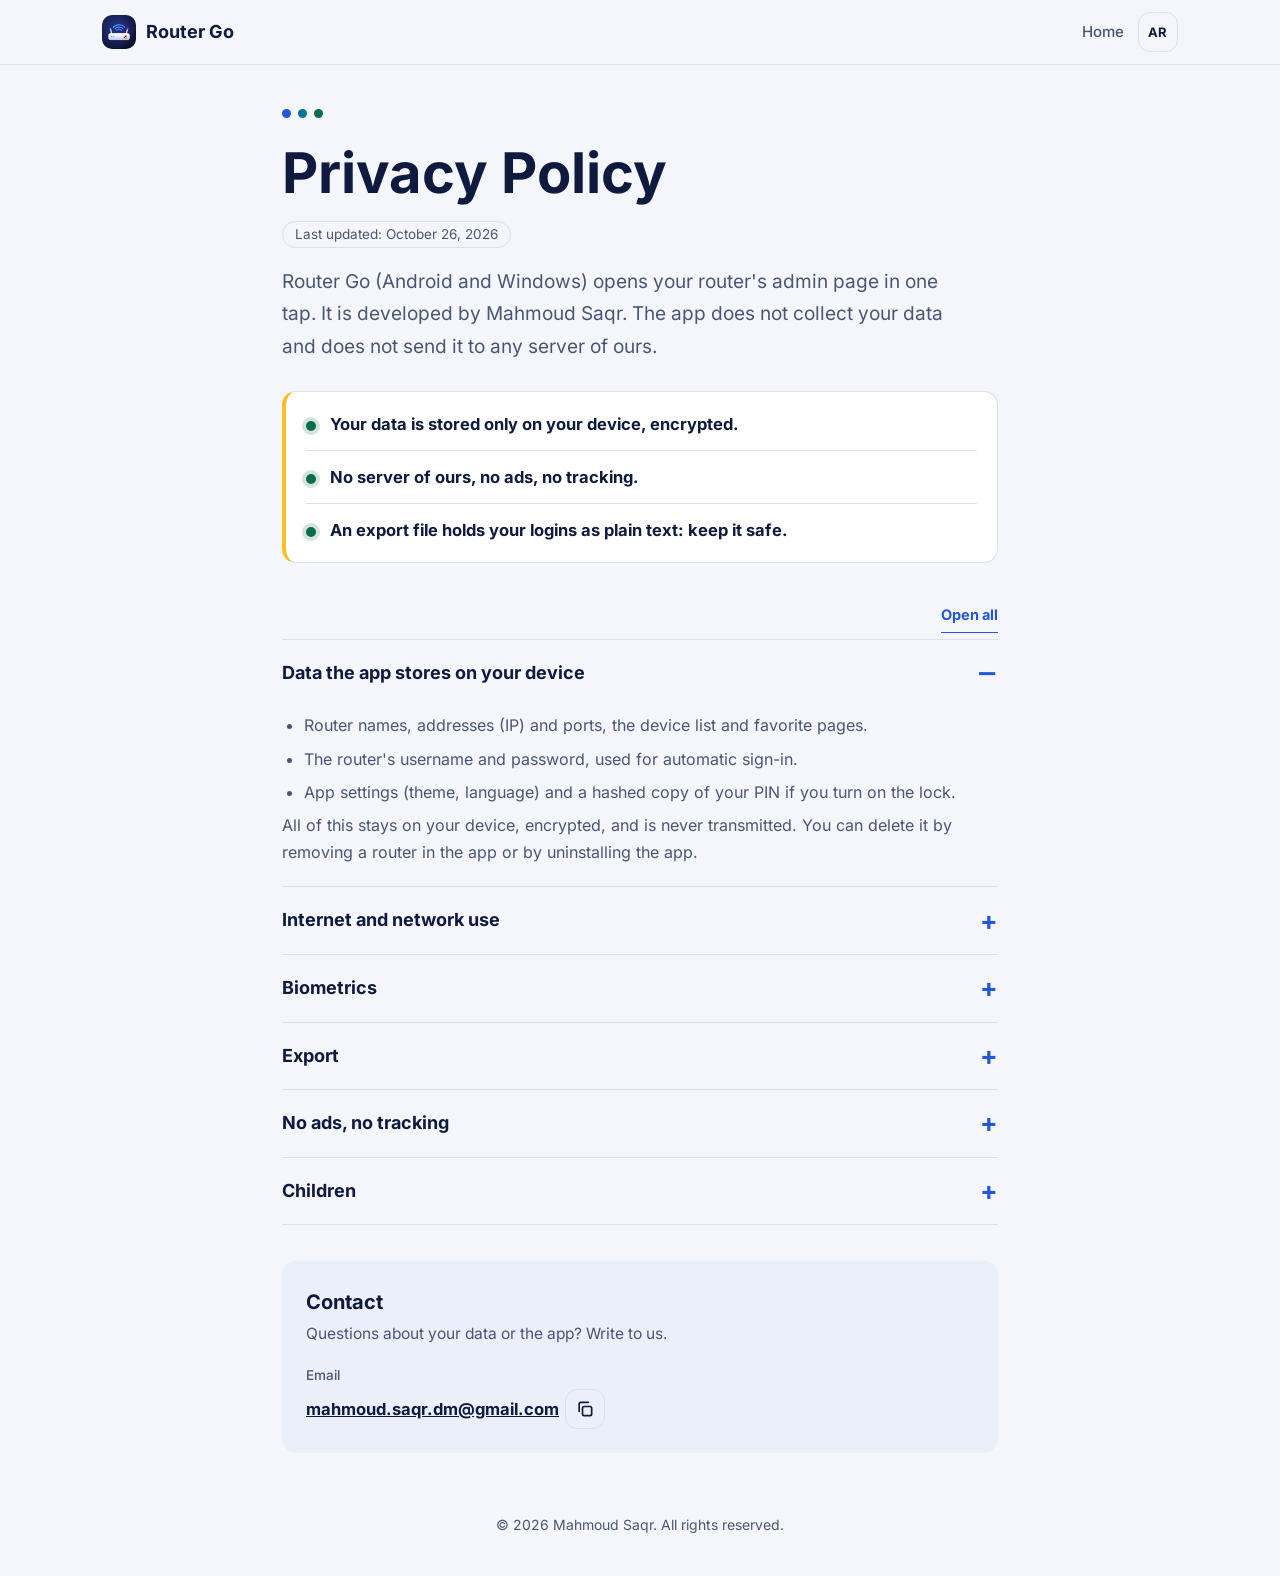
<file: privacy.html>
<!DOCTYPE html>
<html lang="ar" dir="rtl">
<head>
<meta charset="utf-8">
<meta name="viewport" content="width=device-width, initial-scale=1, viewport-fit=cover">
<title>سياسة الخصوصية · Router Go</title>
<meta name="description" content="Router Go — سياسة الخصوصية / Privacy Policy">
<meta name="theme-color" content="#0A1026">
<link rel="canonical" href="https://saqr365.github.io/router-go/privacy.html">
<link rel="manifest" href="manifest.webmanifest">
<link rel="apple-touch-icon" href="assets/icons/apple-touch-icon.png">
<link rel="icon" href="assets/img/favicon-light.png" media="(prefers-color-scheme: light)">
<link rel="icon" href="assets/img/favicon-dark.png" media="(prefers-color-scheme: dark)">
<link rel="icon" href="assets/img/favicon.png">
<link rel="preload" href="assets/fonts/cairo-400.woff2" as="font" type="font/woff2" crossorigin>
<script src="js/privacy-init.js"></script>
<link rel="stylesheet" href="css/fonts.css">
<link rel="stylesheet" href="css/tokens.css">
<link rel="stylesheet" href="css/privacy.css">
</head>
<body>
<div class="top"><div class="bar">
<a class="brand" href="index.html"><img src="assets/img/icon-512.png" alt="" width="34" height="34"><span>Router Go</span></a>
<a class="home" href="index.html" data-ar="الرئيسية" data-en="Home">الرئيسية</a>
<button class="chip" id="langBtn" type="button" lang="en" aria-label="Switch to English" data-tip="English">EN</button>
</div></div>
<main id="top">
<article data-l="ar" lang="ar" dir="rtl">
<header class="ph"><div class="leds" aria-hidden="true"><i></i><i></i><i></i></div>
<h1>سياسة الخصوصية</h1><p class="date">آخر تحديث: 26 أكتوبر 2026</p><p class="lead">تطبيق Router Go (لأندرويد وويندوز) بيفتح صفحة إدارة الراوتر بتاعك بضغطة واحدة. التطبيق من تطوير محمود صقر، ومابيجمعش أي بيانات عنك ولا بيبعتها لأي سيرفر تابع لنا.</p></header>
<ul class="panel" aria-label="الخلاصة"><li>بياناتك بتتخزّن على جهازك بس، ومشفّرة.</li><li>مفيش سيرفر تابع لنا، ومفيش إعلانات ولا تتبّع.</li><li>ملف التصدير فيه بيانات الدخول كنص عادي، احفظه في مكان آمن.</li></ul>
<div class="tools"><h2 class="vh">التفاصيل</h2><button class="all" type="button" data-open="افتح الكل" data-close="اقفل الكل">افتح الكل</button></div>
<div class="secs">
<details class="sec" open><summary>البيانات اللي بيحفظها التطبيق على جهازك</summary><div class="sec-b"><ul>
<li>أسماء الراوترات وعناوينها (IP) والمنافذ، وقايمة الأجهزة والصفحات المفضّلة.</li>
<li>اسم المستخدم وكلمة المرور الخاصين بالراوتر، عشان الدخول التلقائي.</li>
<li>إعدادات التطبيق (المظهر واللغة) ونسخة مشفّرة من الـ PIN لو فعّلت القفل.</li>
</ul>
<p>كل ده بيتخزّن على جهازك بس، مشفّر، ومابيتبعتش لأي مكان. الحذف بيتم بحذف الراوتر من التطبيق أو بإلغاء تثبيت التطبيق.</p></div></details>
<details class="sec"><summary>الاتصال بالإنترنت والشبكة</summary><div class="sec-b"><ul>
<li>التطبيق بيتصل بعنوان الراوتر اللي إنت كتبته (غالبًا على شبكتك المحلية) ويعرض صفحته. الدخول التلقائي بيكتب بيانات الدخول في صفحة الراوتر دي بس.</li>
<li>على أندرويد، لو سمحت بإذن "الموقع" بيقرأ التطبيق عنوان الماك (BSSID) لشبكة الواي فاي المتصل بيها عشان يفرّق بين راوترات ليها نفس العنوان. ده بيحصل على جهازك بس: التطبيق مش بيستخدم موقعك ومش بيبعت أي بيانات.</li>
<li>ويدجت أندرويد (اختياري): طول ما في ويدجت على الشاشة الرئيسية، التطبيق بيحفظ أسماء الراوترات وعناوينها في تخزين التطبيق الخاص على جهازك عشان الويدجت يعرضها ويفحص الاتصال. بيتمسحوا لما تشيل آخر ويدجت. بيانات الدخول (اليوزر والباسورد) عمرها ما بتتنسخ.</li>
<li>قسم اختبار السرعة بيفتح مواقع طرف ثالث (Speedtest وFast وCloudflare). سياسات خصوصية الجهات دي هي اللي بتنطبق عليها.</li>
<li>الخطوط (Cairo وInter) موجودة جوه التطبيق نفسه، ومفيش أي تحميل خطوط من الإنترنت.</li>
</ul></div></details>
<details class="sec"><summary>البصمة</summary><div class="sec-b"><p>التحقق بالبصمة بيتم بواسطة نظام أندرويد أو ويندوز. التطبيق مابيوصلش لبيانات بصمتك وبياخد بس نتيجة "نجح" أو "فشل".</p></div></details>
<details class="sec"><summary>التصدير</summary><div class="sec-b"><p>ملف التصدير اللي بتطلبه بنفسك بيحتوي بيانات الدخول كنص عادي. احفظه في مكان آمن ومتشاركوش.</p></div></details>
<details class="sec"><summary>مفيش إعلانات ولا تتبّع</summary><div class="sec-b"><p>التطبيق مفيهوش إعلانات ولا أدوات تحليل أو تتبّع، ومابيبيعش ولا بيشارك أي بيانات.</p></div></details>
<details class="sec"><summary>الأطفال</summary><div class="sec-b"><p>التطبيق مش موجّه للأطفال.</p></div></details>
</div>
<section class="contact"><div><h2>التواصل</h2><p>عندك سؤال عن بياناتك أو عن التطبيق؟ ابعتلنا.</p></div><div class="mail"><span class="mail-l">البريد الإلكتروني</span><div class="mail-r"><a class="mail-a" href="mailto:mahmoud.saqr.dm@gmail.com">mahmoud.saqr.dm@gmail.com</a><button class="cp" type="button" data-copy="mahmoud.saqr.dm@gmail.com" data-l1="نسخ الإيميل" data-l2="تم النسخ" aria-label="نسخ الإيميل" data-tip="نسخ الإيميل" data-tip-ok="تم النسخ"><svg viewBox="0 0 24 24" width="20" height="20" fill="none" stroke="currentColor" stroke-width="2" stroke-linecap="round" stroke-linejoin="round" aria-hidden="true"><rect x="9" y="9" width="11" height="11" rx="2"/><path d="M5 15V6a2 2 0 0 1 2-2h9"/></svg></button></div></div></section>
</article>
<article data-l="en" lang="en" dir="ltr">
<header class="ph"><div class="leds" aria-hidden="true"><i></i><i></i><i></i></div>
<h1>Privacy Policy</h1><p class="date">Last updated: October 26, 2026</p><p class="lead">Router Go (Android and Windows) opens your router's admin page in one tap. It is developed by Mahmoud Saqr. The app does not collect your data and does not send it to any server of ours.</p></header>
<ul class="panel" aria-label="At a glance"><li>Your data is stored only on your device, encrypted.</li><li>No server of ours, no ads, no tracking.</li><li>An export file holds your logins as plain text: keep it safe.</li></ul>
<div class="tools"><h2 class="vh">Details</h2><button class="all" type="button" data-open="Open all" data-close="Close all">Open all</button></div>
<div class="secs">
<details class="sec" open><summary>Data the app stores on your device</summary><div class="sec-b"><ul>
<li>Router names, addresses (IP) and ports, the device list and favorite pages.</li>
<li>The router's username and password, used for automatic sign-in.</li>
<li>App settings (theme, language) and a hashed copy of your PIN if you turn on the lock.</li>
</ul>
<p>All of this stays on your device, encrypted, and is never transmitted. You can delete it by removing a router in the app or by uninstalling the app.</p></div></details>
<details class="sec"><summary>Internet and network use</summary><div class="sec-b"><ul>
<li>The app connects to the router address you enter (usually on your local network) and shows its page. Automatic sign-in only fills the login on that router page.</li>
<li>On Android, if you allow the "Location" permission, the app reads the MAC address (BSSID) of the Wi-Fi network you are connected to, to tell apart routers that share the same address. This happens on your device only: the app does not use your location and sends no data.</li>
<li>Android widget (optional): while a widget is on the home screen, the app keeps the names and addresses of your routers in its private storage on your device so the widget can show them and test the connection. They are deleted when the last widget is removed. Logins (username / password) are never copied.</li>
<li>The speed-test section opens third-party sites (Speedtest, Fast, Cloudflare). Their own privacy policies apply to those sites.</li>
<li>The fonts (Cairo and Inter) are bundled inside the app, so nothing is downloaded for fonts.</li>
</ul></div></details>
<details class="sec"><summary>Biometrics</summary><div class="sec-b"><p>Fingerprint checks are handled by Android or Windows. The app never accesses your biometric data and only receives a success or failure result.</p></div></details>
<details class="sec"><summary>Export</summary><div class="sec-b"><p>An export file that you request contains login details as plain text. Keep it somewhere safe and do not share it.</p></div></details>
<details class="sec"><summary>No ads, no tracking</summary><div class="sec-b"><p>The app contains no advertising and no analytics or tracking tools, and it does not sell or share data.</p></div></details>
<details class="sec"><summary>Children</summary><div class="sec-b"><p>The app is not directed at children.</p></div></details>
</div>
<section class="contact"><div><h2>Contact</h2><p>Questions about your data or the app? Write to us.</p></div><div class="mail"><span class="mail-l">Email</span><div class="mail-r"><a class="mail-a" href="mailto:mahmoud.saqr.dm@gmail.com">mahmoud.saqr.dm@gmail.com</a><button class="cp" type="button" data-copy="mahmoud.saqr.dm@gmail.com" data-l1="Copy email" data-l2="Copied" aria-label="Copy email" data-tip="Copy email" data-tip-ok="Copied"><svg viewBox="0 0 24 24" width="20" height="20" fill="none" stroke="currentColor" stroke-width="2" stroke-linecap="round" stroke-linejoin="round" aria-hidden="true"><rect x="9" y="9" width="11" height="11" rx="2"/><path d="M5 15V6a2 2 0 0 1 2-2h9"/></svg></button></div></div></section>
</article>
</main>
<footer id="copy">© 2026 محمود صقر. جميع الحقوق محفوظة.</footer>
<script src="js/privacy.js" defer></script>
<script src="js/mailto.js" defer></script>
</body>
</html>
</file>
<file: css/fonts.css>
/* Cairo + Inter, bundled (no runtime font download) */
@font-face{font-family:Cairo;font-style:normal;font-weight:400;font-display:swap;src:url(../assets/fonts/cairo-400.woff2) format("woff2")}
@font-face{font-family:Cairo;font-style:normal;font-weight:500 600;font-display:swap;src:url(../assets/fonts/cairo-500.woff2) format("woff2")}
@font-face{font-family:Cairo;font-style:normal;font-weight:700 800;font-display:swap;src:url(../assets/fonts/cairo-700.woff2) format("woff2")}
@font-face{font-family:Inter;font-style:normal;font-weight:400;font-display:swap;src:url(../assets/fonts/inter-400.woff2) format("woff2")}
@font-face{font-family:Inter;font-style:normal;font-weight:500 600;font-display:swap;src:url(../assets/fonts/inter-500.woff2) format("woff2")}
@font-face{font-family:Inter;font-style:normal;font-weight:700;font-display:swap;src:url(../assets/fonts/inter-700.woff2) format("woff2")}
</file>
<file: css/tokens.css>
/* Art direction: the front panel of a router. Midnight canvas, LED dots, signal arcs
   taken from the app icon, one amber "open" button as the only loud colour. */
:root{
  --bg:#F4F6FB; --surface:#FFFFFF; --surface2:#EAEFFA; --line:#D9E0F0;
  --text:#0F1A3F; --muted:#4A5576; --accent:#2457D6; --cyan:#0E7490; --ok:#0F6B4D; --bad:#B42318; --focus:#2457D6;
  --amber:#FBBF24; --amber-ink:#2A1D00; --violet:#7C4DDB;
  --arc:#2457D6; --r:14px; --e:cubic-bezier(.2,0,0,1);
  color-scheme:light;
}
@media (prefers-color-scheme:dark){:root:not([data-theme="light"]){
  color-scheme:dark;
  --bg:#0A1026; --surface:#101A3D; --surface2:#16224D; --line:rgba(255,255,255,.11);
  --text:#F3F6FB; --muted:#A9B4CC; --accent:#6C9BFF; --cyan:#22D3EE; --ok:#34D399; --bad:#FF8A8A; --focus:#FBBF24; --violet:#A78BFA; --arc:#6C9BFF;}}
:root[data-theme="dark"]{
  color-scheme:dark;
  --bg:#0A1026; --surface:#101A3D; --surface2:#16224D; --line:rgba(255,255,255,.11);
  --text:#F3F6FB; --muted:#A9B4CC; --accent:#6C9BFF; --cyan:#22D3EE; --ok:#34D399; --bad:#FF8A8A; --focus:#FBBF24; --violet:#A78BFA; --arc:#6C9BFF;}
</file>
<file: css/style.css>
*{box-sizing:border-box}
html{scroll-behavior:smooth;scroll-padding-top:calc(76px + env(safe-area-inset-top,0px))}
:root{padding-top:env(safe-area-inset-top,0px);padding-bottom:env(safe-area-inset-bottom,0px)}
body{margin:0;background:var(--bg);color:var(--text);font-family:Cairo,Inter,system-ui,"Segoe UI",Tahoma,sans-serif;font-size:17px;line-height:1.75;overflow-x:hidden}
html[lang="en"] body{font-family:Inter,Cairo,system-ui,sans-serif;line-height:1.65}
a{color:inherit}
:focus-visible{outline:2px solid var(--focus);outline-offset:0}
:focus:not(:focus-visible){outline:none}
.btn:focus-visible{outline-color:var(--text)}
a,button,[role=button],summary,label{-webkit-tap-highlight-color:transparent}
button,.btn,.chip,.totop{-webkit-user-select:none;user-select:none;-webkit-touch-callout:none;touch-action:manipulation}
svg{display:block}
.wrap{max-width:1120px;margin:0 auto;padding:0 22px}
.num{direction:ltr;unicode-bidi:isolate}

/* header */
body::before{content:"";position:fixed;inset:0 0 auto;height:env(safe-area-inset-top,0px);background:var(--bg);z-index:30}
header{position:sticky;top:env(safe-area-inset-top,0px);z-index:20;background:color-mix(in srgb,var(--bg) 92%,transparent);backdrop-filter:blur(10px);-webkit-backdrop-filter:blur(10px);border-bottom:1px solid var(--line)}
.bar{display:flex;align-items:center;gap:18px;height:64px}
.brand{white-space:nowrap;display:flex;align-items:center;gap:10px;font-weight:800;font-size:18px;text-decoration:none;margin-inline-end:auto}
.brand img{width:34px;height:34px;border-radius:10px}
nav{display:flex;gap:22px;font-size:15px;font-weight:600}
nav a{text-decoration:none;color:var(--muted)}nav a:hover{color:var(--text)}
.chip{border:1px solid var(--line);background:transparent;color:var(--text);border-radius:10px;padding:5px 14px;font:inherit;font-size:14px;font-weight:600;cursor:pointer}
.chip:hover{border-color:var(--accent)}
.btn{display:inline-flex;align-items:center;justify-content:center;gap:10px;min-height:52px;padding:0 26px;border-radius:var(--r);text-decoration:none;font-weight:700;font-size:17px;border:1px solid var(--line);background:transparent;color:var(--text);transition:transform .15s}
.btn:hover{transform:translateY(-2px)}
.btn.amber{background:var(--amber);border-color:var(--amber);color:var(--amber-ink)}
.btn.sm{min-height:40px;padding:0 16px;font-size:15px}
.btn svg{width:20px;height:20px;flex:none}
.link{font-weight:700;text-decoration:none;color:var(--accent);border-bottom:2px solid currentColor;padding-bottom:1px}

/* hero */
.hero{position:relative;overflow:hidden}
.arcs{position:absolute;inset-inline-end:-120px;top:-60px;width:760px;height:760px;color:var(--arc);opacity:.16;pointer-events:none}
.hero-in{position:relative;display:grid;grid-template-columns:7fr 5fr;gap:48px;align-items:center;padding-block:72px 88px}
.leds{display:flex;gap:7px;margin-bottom:22px}
.leds i{width:9px;height:9px;border-radius:50%;background:var(--accent)}
.leds i:nth-child(2){background:var(--cyan)}
.leds i:nth-child(3){background:var(--ok);animation:blink 2.4s ease-in-out infinite}
@keyframes blink{50%{opacity:.25}}
h1{font-size:clamp(38px,6.4vw,72px);line-height:1.18;margin:0 0 20px;font-weight:800;max-width:13em}
h1 em{font-style:normal;color:var(--amber)}
:root:not([data-theme="dark"]) h1 em{color:#B36B00}
@media (prefers-color-scheme:dark){:root:not([data-theme="light"]) h1 em{color:var(--amber)}}
.lead{color:var(--muted);font-size:clamp(17px,2.2vw,20px);max-width:27em;margin:0 0 30px}
.cta{display:flex;flex-wrap:wrap;align-items:center;gap:18px 26px}
.micro{margin:16px 0 0;color:var(--muted);font-size:14.5px}

/* app mock */
.stage{position:relative;max-width:340px;margin-inline:auto;width:100%;margin-bottom:56px}
.phone{background:var(--surface);border:1px solid var(--line);border-radius:30px;padding:10px;transform:rotate(-2.5deg)}
.phone img{display:block;width:100%;height:auto;border-radius:22px;-webkit-mask-image:linear-gradient(#000 84%,transparent);mask-image:linear-gradient(#000 84%,transparent)}
.pill{display:inline-flex;align-items:center;gap:6px;font-size:11.5px;font-weight:700;border-radius:999px;padding:1px 10px;border:1px solid currentColor;white-space:nowrap}
.pill::before{content:"";width:7px;height:7px;border-radius:50%;background:currentColor}
.pill.on{color:var(--ok)}.pill.off{color:var(--bad)}
.badge{font-size:11px;font-weight:800;background:var(--amber);color:var(--amber-ink);border-radius:999px;padding:0 9px;margin-inline-start:6px}
.widget{position:absolute;inset-inline-start:-40px;bottom:-78px;width:210px;background:#0F1A3F;color:#F3F6FB;border:1px solid rgba(255,255,255,.14);border-radius:20px;padding:13px 14px;transform:rotate(2deg)}
.widget small{display:block;color:#A9B4CC;font-size:11px;letter-spacing:.04em;margin-bottom:4px}
.widget .row{display:flex;align-items:center;justify-content:space-between;gap:8px}
.widget b{font-size:14px}
.widget .go{width:34px;height:34px;border-radius:50%;background:var(--amber);color:var(--amber-ink);display:grid;place-items:center;flex:none}
.widget .go svg{width:17px;height:17px}

/* facts band */
.band{border-block:1px solid var(--line);background:var(--surface)}
.band ul{list-style:none;margin:0;padding:18px 0;display:grid;grid-template-columns:repeat(4,1fr);gap:12px 24px}
.band li{display:flex;align-items:center;gap:12px;font-weight:700;font-size:15.5px}
.band svg{width:24px;height:24px;color:var(--accent);flex:none}

section.s{padding:104px 0}
.eyebrow{display:flex;align-items:center;gap:10px;color:var(--accent);font-weight:800;font-size:14px;letter-spacing:.08em;margin:0 0 12px}
.eyebrow::before{content:"";width:22px;height:3px;border-radius:2px;background:var(--amber)}
h2{font-size:clamp(28px,4.2vw,44px);line-height:1.25;margin:0 0 14px;font-weight:800;max-width:22em}
.sub{color:var(--muted);margin:0 0 44px;max-width:36em}

/* downloads: two "ports" */
.ports{display:grid;grid-template-columns:1fr 1fr;gap:20px}
.port{background:var(--surface);border:1px solid var(--line);border-radius:20px;padding:30px;display:flex;flex-direction:column;gap:20px}
.port-h{display:flex;align-items:center;gap:16px}
.plat{width:56px;height:56px;border-radius:15px;background:#0F1A3F;color:#22D3EE;display:grid;place-items:center;flex:none}
.plat svg{width:30px;height:30px}
.port h3{margin:0;font-size:22px;line-height:1.3}.tag{margin:0;color:var(--muted);font-size:13px;letter-spacing:.1em;font-weight:700}
.facts{margin:0;display:grid;grid-template-columns:auto 1fr;gap:8px 22px;font-size:15.5px;border-block:1px dashed var(--line);padding:16px 0}
.facts dt{color:var(--muted)}.facts dd{margin:0;font-weight:700}
.how{margin:0;padding-inline-start:22px;color:var(--muted);font-size:15px}
.how li{margin:3px 0}
.port .btn{margin-top:auto;width:100%}

/* features: bento with unequal tiles */
.bento{display:grid;grid-template-columns:repeat(6,1fr);gap:16px}
.tile{background:var(--surface);border:1px solid var(--line);border-radius:20px;padding:26px;display:flex;flex-direction:column;gap:10px;min-width:0}
.tile h3{margin:0;font-size:21px;line-height:1.35}
.tile p{margin:0;color:var(--muted);font-size:15.5px}
.t-a{grid-column:span 4}.t-b{grid-column:span 2}.t-c{grid-column:span 2}.t-d{grid-column:span 2}.t-e{grid-column:span 2}.t-f{grid-column:span 3}.t-g{grid-column:span 3}
.t-a{background:#0F1A3F;border-color:transparent;color:#F3F6FB}.t-a p{color:#B7C2DA}
.vis{margin-top:auto;padding-top:14px}
.macs{display:grid;grid-template-columns:repeat(6,1fr);gap:5px;direction:ltr}
.macs span{font-family:ui-monospace,Consolas,monospace;font-size:12.5px;text-align:center;border:1px solid var(--line);border-radius:8px;padding:4px 0;background:var(--surface2)}
.pins{display:flex;gap:10px;direction:ltr}
.pins i{width:14px;height:14px;border-radius:50%;background:var(--accent)}
.pins i:nth-child(n+4){background:transparent;border:2px solid var(--line)}
.speed{display:flex;flex-wrap:wrap;gap:8px}
.speed span{border:1px solid var(--line);border-radius:999px;padding:2px 14px;font-size:14px;font-weight:700;background:var(--surface2)}
.flow{display:flex;align-items:center;gap:10px;flex-wrap:wrap;direction:ltr}
.flow span{border:1px solid rgba(255,255,255,.2);border-radius:10px;padding:3px 14px;font-size:14px;font-weight:600}
.flow svg{width:18px;height:18px;color:var(--amber)}
.ico{width:28px;height:28px;color:var(--accent)}
.t-a .ico{color:var(--amber)}

/* steps */
.steps{list-style:none;margin:0;padding:0;display:grid;grid-template-columns:repeat(3,1fr);gap:0;border-top:2px solid var(--text)}
.steps li{padding:26px 26px 0 0;padding-inline:0 28px}
.steps b.n{display:block;font-size:46px;line-height:1;font-weight:800;color:var(--accent);margin-bottom:12px}
.steps h3{margin:0 0 6px;font-size:21px}.steps p{margin:0;color:var(--muted);font-size:15.5px}

/* privacy */
.priv{background:#0F1A3F;color:#F3F6FB}
.priv .sub{color:#B7C2DA;margin-bottom:22px}.priv .eyebrow{color:#22D3EE}
.priv-g{display:grid;grid-template-columns:5fr 7fr;gap:48px;align-items:start}
.priv ul{list-style:none;margin:0;padding:0;display:grid;gap:0}
.priv li{display:flex;gap:16px;padding:18px 0;border-top:1px solid rgba(255,255,255,.14)}
.priv li:last-child{border-bottom:1px solid rgba(255,255,255,.14)}
.priv li svg{width:26px;height:26px;color:#34D399;flex:none;margin-top:3px}
.priv li b{display:block;font-size:18px}.priv li span{color:#B7C2DA;font-size:15.5px}
.priv .link{color:var(--amber)}

/* faq */
.faq{max-width:780px;margin-top:36px}
details{border-top:1px solid var(--line)}details:last-child{border-bottom:1px solid var(--line)}
summary{cursor:pointer;list-style:none;padding:20px 0;font-weight:700;font-size:18px;display:flex;justify-content:space-between;gap:16px;align-items:center}
summary::-webkit-details-marker{display:none}
summary::after{content:"+";font-size:26px;line-height:1;color:var(--accent);flex:none}
details[open] summary::after{content:"\2212"}
details p{margin:0 0 20px;color:var(--muted);max-width:42em}

/* developer + final */
.final{background:var(--surface);border-block:1px solid var(--line)}
.final-g{display:grid;grid-template-columns:1fr auto;gap:40px;align-items:center}
.final h2{margin:0 0 8px}
.dev{display:flex;align-items:center;gap:18px;flex-wrap:wrap;margin-top:28px}
.avatar{width:56px;height:56px;border-radius:16px;background:#0F1A3F;color:var(--amber);display:grid;place-items:center;font-size:24px;font-weight:800}
.dev b{display:block;line-height:1.3}.dev small{color:var(--muted)}
.gh{display:inline-flex;align-items:center;gap:8px;font-size:14.5px;font-weight:600;text-decoration:none;border:1px solid var(--line);border-radius:10px;padding:6px 14px}
.gh:hover{border-color:var(--accent)}.gh svg{width:18px;height:18px}.gh span{direction:ltr}
footer{padding:28px 0 44px;color:var(--muted);font-size:14.5px}
footer .wrap{display:flex;flex-wrap:wrap;gap:8px 24px;justify-content:space-between}

@media (max-width:900px){
  nav{display:none}
  .hero-in{grid-template-columns:1fr;gap:44px;padding-block:40px 64px}
  .stage{max-width:300px;margin-bottom:64px}
  .band ul{grid-template-columns:1fr 1fr}
  .ports,.priv-g,.final-g{grid-template-columns:1fr}
  .priv-g{gap:28px}
  .bento{grid-template-columns:1fr}
  .tile{grid-column:auto!important}
  .steps{grid-template-columns:1fr;border-top:0}
  .steps li{border-top:2px solid var(--text);padding:20px 0 24px}
  section.s{padding:68px 0}
  .btn.big{width:100%}
  .arcs{width:520px;height:520px}
}
@media (max-width:600px){.btn.sm{display:none}}
@media (max-width:480px){.band ul{grid-template-columns:1fr}}
@media (prefers-reduced-motion:reduce){.leds i{animation:none}.btn{transition:none}html{scroll-behavior:auto}}

/* privacy floating panel */
html.pp-lock{overflow:hidden}
dialog.pp-d{border:1px solid var(--line);border-radius:20px;background:var(--surface);color:var(--text);padding:0;width:min(720px,calc(100% - 24px));max-height:calc(100dvh - 24px - env(safe-area-inset-top,0px) - env(safe-area-inset-bottom,0px));margin:auto;overflow:hidden;box-shadow:0 30px 80px rgba(0,0,0,.45)}
dialog.pp-d[open]{display:flex;flex-direction:column}
dialog.pp-d::backdrop{background:rgba(5,8,20,.68);backdrop-filter:blur(4px);-webkit-backdrop-filter:blur(4px)}
.pp-h{display:flex;align-items:center;gap:12px;padding:14px 18px;border-bottom:1px solid var(--line);border-top:4px solid var(--amber)}
.pp-h b{margin-inline-end:auto;font-size:17px}
.pp-h a{font-size:14px;font-weight:700;color:var(--accent);text-decoration:none;border-bottom:1px solid currentColor}
.pp-x{width:40px;height:40px;border-radius:10px;border:1px solid var(--line);background:transparent;color:var(--text);font-size:22px;line-height:1;cursor:pointer;flex:none}
.pp-x:hover{border-color:var(--accent)}
.pp-b{overflow:auto;padding:8px 24px 28px;overscroll-behavior:contain;font-size:16px;line-height:1.8}
.pp-b[hidden]{display:none}
.pp-b h1{font-size:1.4rem;margin:18px 0 4px;font-weight:800}
.pp-b h2{font-size:1.1rem;margin:22px 0 4px;color:var(--accent);font-weight:800;max-width:none}
.pp-b p,.pp-b li{margin:6px 0;max-width:none}.pp-b ul{padding-inline-start:22px;margin:6px 0}
.pp-b .muted{color:var(--muted);font-size:.92rem}
.pp-b a{color:var(--accent)}
.copy{flex-basis:100%;border-top:1px solid var(--line);padding-top:16px;margin-top:6px}

/* footer */
.avatar{background:var(--amber);color:var(--amber-ink)}
footer{border-top:1px solid var(--line);padding:56px 0 28px;font-size:15px}
footer .wrap{display:block}
.f-grid{display:grid;grid-template-columns:1.5fr 1fr 1.2fr;gap:40px}
.f-brand p{margin:12px 0 18px;color:var(--muted);max-width:22em}
.f-brand .brand{margin:0;color:var(--text)}
.f-brand .dev{margin:0;gap:12px}.f-brand .avatar{width:44px;height:44px;border-radius:12px;font-size:20px}
.f-col{display:flex;flex-direction:column;align-items:flex-start;gap:10px}
.f-col h3{margin:0 0 4px;font-size:13px;letter-spacing:.1em;color:var(--text);font-weight:800}
.f-col a{display:inline-flex;align-items:center;gap:9px;color:var(--muted);text-decoration:none;font-weight:600;padding:2px 0}
.f-col a:hover{color:var(--text)}
.f-col a svg{width:18px;height:18px;flex:none}
.f-bottom{display:flex;flex-wrap:wrap;justify-content:space-between;gap:8px 24px;margin-top:40px;padding-top:20px;border-top:1px solid var(--line);color:var(--muted);font-size:14px}
.copy{all:unset}
@media (max-width:900px){.f-grid{grid-template-columns:1fr 1fr;gap:32px 24px}.f-brand{grid-column:1/-1}footer{padding-top:44px}}
@media (max-width:480px){.f-grid{grid-template-columns:1fr}.f-bottom{flex-direction:column}}

/* privacy panel: scannable layout */
.pp-b{padding:16px 24px 28px}
.pp-meta{display:flex;align-items:center;justify-content:space-between;gap:12px;margin-bottom:14px}
.pp-date{color:var(--muted);font-size:13.5px;border:1px solid var(--line);border-radius:999px;padding:1px 12px}
.pp-all{border:0;background:transparent;color:var(--accent);font:inherit;font-size:14px;font-weight:700;cursor:pointer;padding:4px 0;border-bottom:1px solid currentColor}
.pp-sum{list-style:none;margin:16px 0 20px!important;padding:16px 18px!important;background:var(--surface2);border-radius:14px;display:grid;gap:8px}
.pp-sum li{display:flex;gap:10px;align-items:flex-start;margin:0!important;font-weight:600;font-size:15.5px}
.pp-sum svg{width:20px;height:20px;color:var(--ok);flex:none;margin-top:5px}
.pp-sec{border-top:1px solid var(--line)}.pp-sec:last-child{border-bottom:1px solid var(--line)}
.pp-sec summary{padding:14px 0;font-size:16.5px;font-weight:800;color:var(--text)}
.pp-sec summary::after{font-size:22px}
.pp-sec-b{padding-bottom:12px;color:var(--muted)}
.pp-sec-b p,.pp-sec-b li{color:var(--muted);font-size:15.5px}
.pp-sec-b a{font-weight:700}

/* privacy panel: custom scrollbar (floating pill thumb) */
.pp-b{scrollbar-gutter:stable}
.pp-b::-webkit-scrollbar{width:14px}
.pp-b::-webkit-scrollbar-track{background:transparent;margin-block:8px}
.pp-b::-webkit-scrollbar-thumb{background:color-mix(in srgb,var(--accent) 50%,transparent);border:4px solid transparent;background-clip:padding-box;border-radius:999px;min-height:48px}
.pp-b::-webkit-scrollbar-thumb:hover{background:color-mix(in srgb,var(--accent) 75%,transparent);background-clip:padding-box}
.pp-b::-webkit-scrollbar-thumb:active{background:var(--amber);background-clip:padding-box}
@supports not selector(::-webkit-scrollbar){.pp-b{scrollbar-width:thin;scrollbar-color:color-mix(in srgb,var(--accent) 45%,transparent) transparent}}

/* ===== motion layer (all inside no-preference; page is fully static otherwise) ===== */
@media (prefers-reduced-motion:no-preference){
:root{--e:cubic-bezier(.2,0,0,1)}
@keyframes rise{from{opacity:0;translate:0 22px}to{opacity:1;translate:0 0}}
@keyframes floatA{50%{translate:0 -9px}}
@keyframes floatB{50%{translate:0 8px}}
@keyframes ripple{0%,100%{opacity:.25}50%{opacity:1}}
@keyframes grow{from{transform:scaleX(0)}to{transform:scaleX(1)}}
/* hero entrance */
.leds{animation:rise .6s var(--e) both}
h1{animation:rise .7s var(--e) .08s both}
.lead{animation:rise .7s var(--e) .16s both}
.cta{animation:rise .7s var(--e) .24s both}
.micro{animation:rise .7s var(--e) .32s both}
.stage{animation:rise .8s var(--e) .2s both}
/* ambient loops */
.phone{animation:floatA 7s ease-in-out infinite}
.widget{animation:floatB 6s ease-in-out -2s infinite}
.arcs circle{animation:ripple 5s ease-in-out infinite}
.arcs circle:nth-child(2){animation-delay:.6s}.arcs circle:nth-child(3){animation-delay:1.2s}.arcs circle:nth-child(4){animation-delay:1.8s}
.leds i:nth-child(1){animation:blink 3.1s ease-in-out infinite}
.pill.on::before{animation:blink 2.4s ease-in-out infinite}
/* hover / press */
.btn{transition:transform .15s ease-out,background-color .15s ease-out,border-color .15s ease-out}
.btn:active{transform:scale(.97)}
.btn.big svg{transition:translate .2s var(--e)}.btn.big:hover svg{translate:0 3px}
.tile,.port{transition:transform .25s var(--e),border-color .25s}
.tile:hover,.port:hover{transform:translateY(-4px);border-color:var(--accent)}
.steps li b.n{transition:transform .25s var(--e)}.steps li:hover b.n{transform:translateY(-3px)}
nav a{padding-bottom:4px;background:linear-gradient(var(--amber),var(--amber)) 0 100%/0 2px no-repeat;transition:background-size .25s var(--e),color .15s}
html[dir=rtl] nav a{background-position:100% 100%}
nav a:hover{background-size:100% 2px}
header{transition:box-shadow .25s}header.is-scrolled{box-shadow:0 8px 28px rgba(5,8,20,.16)}
/* scroll reveal (class added by JS, removed after it finishes) */
.rv{opacity:0;translate:0 26px;transition:opacity .6s var(--e) var(--d,0ms),translate .6s var(--e) var(--d,0ms)}
.rv.in{opacity:1;translate:0 0}
/* scroll progress bar */
@supports (animation-timeline:scroll()){
header::after{content:"";position:absolute;inset:auto 0 -1px;height:3px;background:var(--amber);transform-origin:0 50%;animation:grow linear both;animation-timeline:scroll(root)}
html[dir=rtl] header::after{transform-origin:100% 50%}
}
/* smooth FAQ / privacy accordions where supported */
@supports (interpolate-size:allow-keywords){
:root{interpolate-size:allow-keywords}
details::details-content{height:0;overflow:clip;transition:height .3s var(--e),content-visibility .3s allow-discrete}
details[open]::details-content{height:auto}
}
/* privacy dialog enter/exit */
dialog.pp-d{opacity:0;translate:0 14px;transition:opacity .22s,translate .22s var(--e),overlay .22s allow-discrete,display .22s allow-discrete}
dialog.pp-d[open]{opacity:1;translate:0 0}
dialog.pp-d::backdrop{opacity:0;transition:opacity .22s,overlay .22s allow-discrete,display .22s allow-discrete}
dialog.pp-d[open]::backdrop{opacity:1}
@starting-style{dialog.pp-d[open]{opacity:0;translate:0 14px}dialog.pp-d[open]::backdrop{opacity:0}}
}

/* ===== fonts / device hint / sticky bar / theme transition ===== */
.port.rec{border-color:var(--amber);order:-1}
.port.rec{position:relative}.port .rec-b{position:absolute;inset-block-start:-13px;inset-inline-start:24px;margin:0;padding:2px 12px;white-space:nowrap;font-size:12.5px}
.sticky-cta{position:fixed;inset:auto 0 0;z-index:25;display:none;padding:10px 16px calc(10px + env(safe-area-inset-bottom,0px));background:color-mix(in srgb,var(--bg) 92%,transparent);backdrop-filter:blur(10px);-webkit-backdrop-filter:blur(10px);border-top:1px solid var(--line);transform:translateY(110%);visibility:hidden}
.sticky-cta .btn{width:100%}
.sticky-cta.show{transform:none;visibility:visible}
@media (max-width:900px){.sticky-cta{display:block}footer{padding-bottom:calc(28px + 76px + env(safe-area-inset-bottom,0px))}}
@media (prefers-reduced-motion:no-preference){.sticky-cta{transition:transform .3s cubic-bezier(.2,0,0,1),visibility .3s}}
::view-transition-old(root),::view-transition-new(root){animation:none;mix-blend-mode:normal}
::view-transition-old(root){z-index:1}::view-transition-new(root){z-index:2}

/* back to top */
.vh{position:absolute;width:1px;height:1px;overflow:hidden;clip-path:inset(50%);white-space:nowrap}
.totop{position:fixed;z-index:24;inset-inline-end:16px;inset-block-end:calc(18px + env(safe-area-inset-bottom,0px));width:48px;height:48px;border-radius:50%;border:1px solid var(--line);background:var(--surface);color:var(--text);display:grid;place-items:center;cursor:pointer;box-shadow:0 8px 24px rgba(5,8,20,.22);opacity:0;visibility:hidden;translate:0 12px}
.totop svg{width:22px;height:22px}
.totop.show{opacity:1;visibility:visible;translate:0 0}
.totop:hover{border-color:var(--accent);color:var(--accent)}
.sticky-cta.show~.totop{inset-block-end:calc(86px + env(safe-area-inset-bottom,0px))}
@media (prefers-reduced-motion:no-preference){.totop{transition:opacity .25s,translate .25s cubic-bezier(.2,0,0,1),visibility .25s,inset-block-end .3s cubic-bezier(.2,0,0,1),border-color .15s,color .15s}.totop:active{scale:.94}}

/* theme toggle = icon button */
.chip.ic,.chip.lg{width:40px;height:40px;padding:0;display:grid;place-items:center;border-radius:12px}
.chip.lg{font-family:Inter,system-ui,sans-serif;font-size:13px;font-weight:700;letter-spacing:.04em;direction:ltr}
.chip.ic svg{width:20px;height:20px}
#themeBtn[data-mode=dark] .moon,#themeBtn[data-mode=light] .sun{display:none}
@media (prefers-reduced-motion:no-preference){.chip.ic svg{animation:rise .3s cubic-bezier(.2,0,0,1) both}}
/* tooltips: custom, replaces the browser's plain title bubble */
[data-tip]:not(.totop){position:relative}
[data-tip]::after,[data-tip]::before{position:absolute;z-index:40;opacity:0;visibility:hidden;pointer-events:none}
[data-tip]::after{content:attr(data-tip);inset-block-start:calc(100% + 11px);left:50%;translate:-50% 4px;background:var(--text);color:var(--bg);font:600 13px/1.4 Cairo,Inter,system-ui,sans-serif;letter-spacing:0;text-transform:none;direction:ltr;unicode-bidi:plaintext;text-align:center;white-space:nowrap;padding:6px 12px;border-radius:10px;box-shadow:0 8px 22px rgba(5,8,20,.3)}
[data-tip]::before{content:"";inset-block-start:calc(100% + 6px);left:50%;width:10px;height:10px;background:var(--text);border-radius:2px;translate:-50% 4px;rotate:45deg}
.tip-end::after{left:auto;inset-inline-end:0;translate:0 4px}
.tip-end::before{left:auto;inset-inline-end:15px;translate:0 4px}
.tip-up::after{inset-block-start:auto;inset-block-end:calc(100% + 11px);left:auto;inset-inline-end:0;translate:0 -4px}
.tip-up::before{inset-block-start:auto;inset-block-end:calc(100% + 6px);left:auto;inset-inline-end:17px;translate:0 -4px}
@media (hover:hover) and (pointer:fine){
[data-tip]:hover::after,[data-tip]:hover::before{opacity:1;visibility:visible;translate:-50% 0}
.tip-end:hover::after,.tip-end:hover::before,.tip-up:hover::after,.tip-up:hover::before{translate:0 0}
}
[data-tip]:focus-visible::after,[data-tip]:focus-visible::before{opacity:1;visibility:visible;translate:-50% 0}
.tip-end:focus-visible::after,.tip-end:focus-visible::before,.tip-up:focus-visible::after,.tip-up:focus-visible::before{translate:0 0}
/* touch screens: no tooltips (a tap would leave them stuck open); every button still has its aria-label */
@media (hover:none),(pointer:coarse){[data-tip]::after,[data-tip]::before{display:none!important}}
@media (prefers-reduced-motion:no-preference){
[data-tip]::after,[data-tip]::before{transition:opacity .16s,translate .16s var(--e,cubic-bezier(.2,0,0,1)),visibility .16s}
[data-tip]:hover::after,[data-tip]:hover::before{transition-delay:.3s}
}

/* WebView2 link + download dialog */
.wv-link{font:inherit;color:var(--accent);background:none;border:0;padding:0;margin:0;cursor:pointer;border-bottom:1px dashed currentColor;font-weight:700;direction:ltr;unicode-bidi:isolate;display:inline-block}
.wv-link:hover{border-bottom-style:solid}
.wv-link:focus-visible{outline:2px solid var(--focus,var(--accent));outline-offset:0}
dialog.wv-d{width:min(460px,calc(100% - 24px))}
.wv-b{padding:18px 22px 24px;overflow:auto;font-size:16px;line-height:1.8}
.wv-b p{margin:0 0 12px}
.wv-list{display:grid;gap:10px;margin:14px 0 0;padding:0;list-style:none}
.wv-list .btn{width:100%;justify-content:space-between;min-height:48px}
.wv-list .num{font-weight:700}
.wv-note{font-size:14px;opacity:.8;margin-top:14px!important}

/* section / spacing helpers (were inline styles) */
section.s.s-tight{padding-top:24px}
section.s.final{padding:80px 0}
.final .sub{margin:0 0 28px}
.widget .pill{margin-top:4px}

/* install-as-app controls: hidden until the browser says the site can be installed */
[data-install][hidden]{display:none!important}
</file>
<file: css/privacy.css>
*{box-sizing:border-box}
html{scroll-padding-top:calc(76px + env(safe-area-inset-top,0px))}
:root{padding-top:env(safe-area-inset-top,0px);padding-bottom:env(safe-area-inset-bottom,0px)}
body{margin:0;background:var(--bg);color:var(--text);font-family:Cairo,Inter,system-ui,"Segoe UI",Tahoma,sans-serif;font-size:17px;line-height:1.8;overflow-x:hidden}
html[lang="en"] body{font-family:Inter,Cairo,system-ui,sans-serif;line-height:1.7}
body::before{content:"";position:fixed;inset:0 0 auto;height:env(safe-area-inset-top,0px);background:var(--bg);z-index:30}
a{color:var(--accent)}
:focus-visible{outline:2px solid var(--focus);outline-offset:0}
:focus:not(:focus-visible){outline:none}
.btn:focus-visible{outline-color:var(--text)}
a,button,[role=button],summary,label{-webkit-tap-highlight-color:transparent}
button,.btn,.chip,.totop{-webkit-user-select:none;user-select:none;-webkit-touch-callout:none;touch-action:manipulation}
.vh{position:absolute;width:1px;height:1px;overflow:hidden;clip-path:inset(50%);white-space:nowrap;margin:0}
html[lang="ar"] [data-l="en"],html[lang="en"] [data-l="ar"]{display:none}
/* top bar: same as the site */
.top{position:sticky;top:env(safe-area-inset-top,0px);z-index:20;background:color-mix(in srgb,var(--bg) 92%,transparent);backdrop-filter:blur(10px);-webkit-backdrop-filter:blur(10px);border-bottom:1px solid var(--line)}
.bar{max-width:1120px;margin:0 auto;padding:0 22px;display:flex;align-items:center;gap:14px;height:64px}
.brand{display:flex;align-items:center;gap:10px;font-weight:800;font-size:18px;text-decoration:none;color:var(--text);margin-inline-end:auto;white-space:nowrap}
.brand img{width:34px;height:34px;border-radius:10px}
.home{font-size:15px;font-weight:600;color:var(--muted);text-decoration:none}.home:hover{color:var(--text)}
.chip{width:40px;height:40px;padding:0;display:grid;place-items:center;border:1px solid var(--line);background:transparent;color:var(--text);border-radius:12px;cursor:pointer;font-family:Inter,system-ui,sans-serif;font-size:13px;font-weight:700;letter-spacing:.04em;direction:ltr}
.chip:hover{border-color:var(--accent)}
@media (max-width:480px){.home{display:none}}
/* page */
main{max-width:760px;margin:0 auto;padding:44px 22px 40px}
.leds{display:flex;gap:7px;margin-bottom:22px}
.leds i{width:9px;height:9px;border-radius:50%;background:var(--accent)}
.leds i:nth-child(2){background:var(--cyan)}
.leds i:nth-child(3){background:var(--ok);animation:blink 2.4s ease-in-out infinite}
@keyframes blink{50%{opacity:.25}}
@media (prefers-reduced-motion:reduce){.leds i{animation:none!important}}
h1{font-size:clamp(34px,6vw,56px);line-height:1.2;margin:0 0 12px;font-weight:800}
.date{display:inline-block;margin:0 0 18px;color:var(--muted);font-size:13.5px;border:1px solid var(--line);border-radius:999px;padding:1px 12px}
.lead{margin:0 0 28px;color:var(--muted);font-size:clamp(17px,2.2vw,19px);max-width:36em}
.panel{list-style:none;margin:0 0 36px;padding:6px 20px;background:var(--surface);border:1px solid var(--line);border-inline-start:4px solid var(--amber);border-radius:var(--r)}
.panel li{display:flex;gap:14px;align-items:flex-start;padding:12px 0;font-weight:700;font-size:16.5px}
.panel li+li{border-top:1px solid var(--line)}
.panel li::before{content:"";flex:none;width:10px;height:10px;margin-top:11px;border-radius:50%;background:var(--ok);box-shadow:0 0 0 4px color-mix(in srgb,var(--ok) 18%,transparent)}
.tools{display:flex;justify-content:flex-end;margin-bottom:6px}
.all{border:0;background:transparent;color:var(--accent);font:inherit;font-size:14.5px;font-weight:700;cursor:pointer;padding:4px 0;border-bottom:1px solid currentColor}
.sec{border-top:1px solid var(--line)}.secs .sec:last-child{border-bottom:1px solid var(--line)}
.sec summary{cursor:pointer;list-style:none;padding:18px 0;font-size:18px;font-weight:800;display:flex;justify-content:space-between;gap:16px;align-items:center}
.sec summary::-webkit-details-marker{display:none}
.sec summary::after{content:"+";font-size:26px;line-height:1;color:var(--accent);flex:none}
.sec[open] summary::after{content:"\2212"}
.sec-b{padding-bottom:14px;color:var(--muted)}
.sec-b p,.sec-b li{margin:6px 0;font-size:16px;color:var(--muted)}.sec-b ul{margin:6px 0;padding-inline-start:22px}
.sec-b a{font-weight:700}
.contact{margin-top:36px;padding:24px;background:var(--surface2);border-radius:var(--r);display:flex;flex-wrap:wrap;gap:16px 24px;align-items:center;justify-content:space-between}
.contact h2{margin:0 0 2px;font-size:20px;font-weight:800}.contact p{margin:0;color:var(--muted);font-size:15.5px}
.mail{display:flex;flex-direction:column;gap:2px;min-width:0}.mail-l{color:var(--muted);font-size:13.5px;font-weight:600}.mail-r{display:flex;align-items:center;gap:6px;direction:ltr;min-width:0}.mail-a{font-weight:800;font-size:16.5px;color:var(--text);overflow-wrap:anywhere}
.cp{flex:none;width:40px;height:40px;padding:0;display:grid;place-items:center;border-radius:12px;border:1px solid var(--line);background:transparent;color:var(--text);cursor:pointer}.cp:hover{border-color:var(--accent)}.cp.ok{color:var(--ok);border-color:var(--ok)}
.btn{display:inline-flex;align-items:center;justify-content:center;min-height:48px;padding:0 22px;border-radius:var(--r);background:var(--amber);color:var(--amber-ink);font-weight:800;font-size:15.5px;text-decoration:none;direction:ltr;overflow-wrap:anywhere}
footer{max-width:760px;margin:0 auto;padding:20px 22px 40px;color:var(--muted);font-size:14px;text-align:center}
@media (prefers-reduced-motion:no-preference){
.sec::details-content{height:0;overflow:clip;transition:height .3s var(--e),content-visibility .3s allow-discrete}
.sec[open]::details-content{height:auto}
.btn{transition:transform .15s}.btn:hover{transform:translateY(-2px)}}
@media (max-width:560px){main{padding-top:32px}.contact{padding:20px}.mail{width:100%}}

/* tooltips: custom, replaces the browser's plain title bubble */
[data-tip]:not(.totop){position:relative}
[data-tip]::after,[data-tip]::before{position:absolute;z-index:40;opacity:0;visibility:hidden;pointer-events:none}
[data-tip]::after{content:attr(data-tip);inset-block-start:calc(100% + 11px);left:50%;translate:-50% 4px;background:var(--text);color:var(--bg);font:600 13px/1.4 Cairo,Inter,system-ui,sans-serif;letter-spacing:0;text-transform:none;direction:ltr;unicode-bidi:plaintext;text-align:center;white-space:nowrap;padding:6px 12px;border-radius:10px;box-shadow:0 8px 22px rgba(5,8,20,.3)}
[data-tip]::before{content:"";inset-block-start:calc(100% + 6px);left:50%;width:10px;height:10px;background:var(--text);border-radius:2px;translate:-50% 4px;rotate:45deg}
.tip-end::after{left:auto;inset-inline-end:0;translate:0 4px}
.tip-end::before{left:auto;inset-inline-end:15px;translate:0 4px}
.tip-up::after{inset-block-start:auto;inset-block-end:calc(100% + 11px);left:auto;inset-inline-end:0;translate:0 -4px}
.tip-up::before{inset-block-start:auto;inset-block-end:calc(100% + 6px);left:auto;inset-inline-end:17px;translate:0 -4px}
@media (hover:hover) and (pointer:fine){
[data-tip]:hover::after,[data-tip]:hover::before{opacity:1;visibility:visible;translate:-50% 0}
.tip-end:hover::after,.tip-end:hover::before,.tip-up:hover::after,.tip-up:hover::before{translate:0 0}
}
[data-tip]:focus-visible::after,[data-tip]:focus-visible::before{opacity:1;visibility:visible;translate:-50% 0}
.tip-end:focus-visible::after,.tip-end:focus-visible::before,.tip-up:focus-visible::after,.tip-up:focus-visible::before{translate:0 0}
/* touch screens: no tooltips (a tap would leave them stuck open); every button still has its aria-label */
@media (hover:none),(pointer:coarse){[data-tip]::after,[data-tip]::before{display:none!important}}
@media (prefers-reduced-motion:no-preference){
[data-tip]::after,[data-tip]::before{transition:opacity .16s,translate .16s var(--e,cubic-bezier(.2,0,0,1)),visibility .16s}
[data-tip]:hover::after,[data-tip]:hover::before{transition-delay:.3s}
}
</file>
